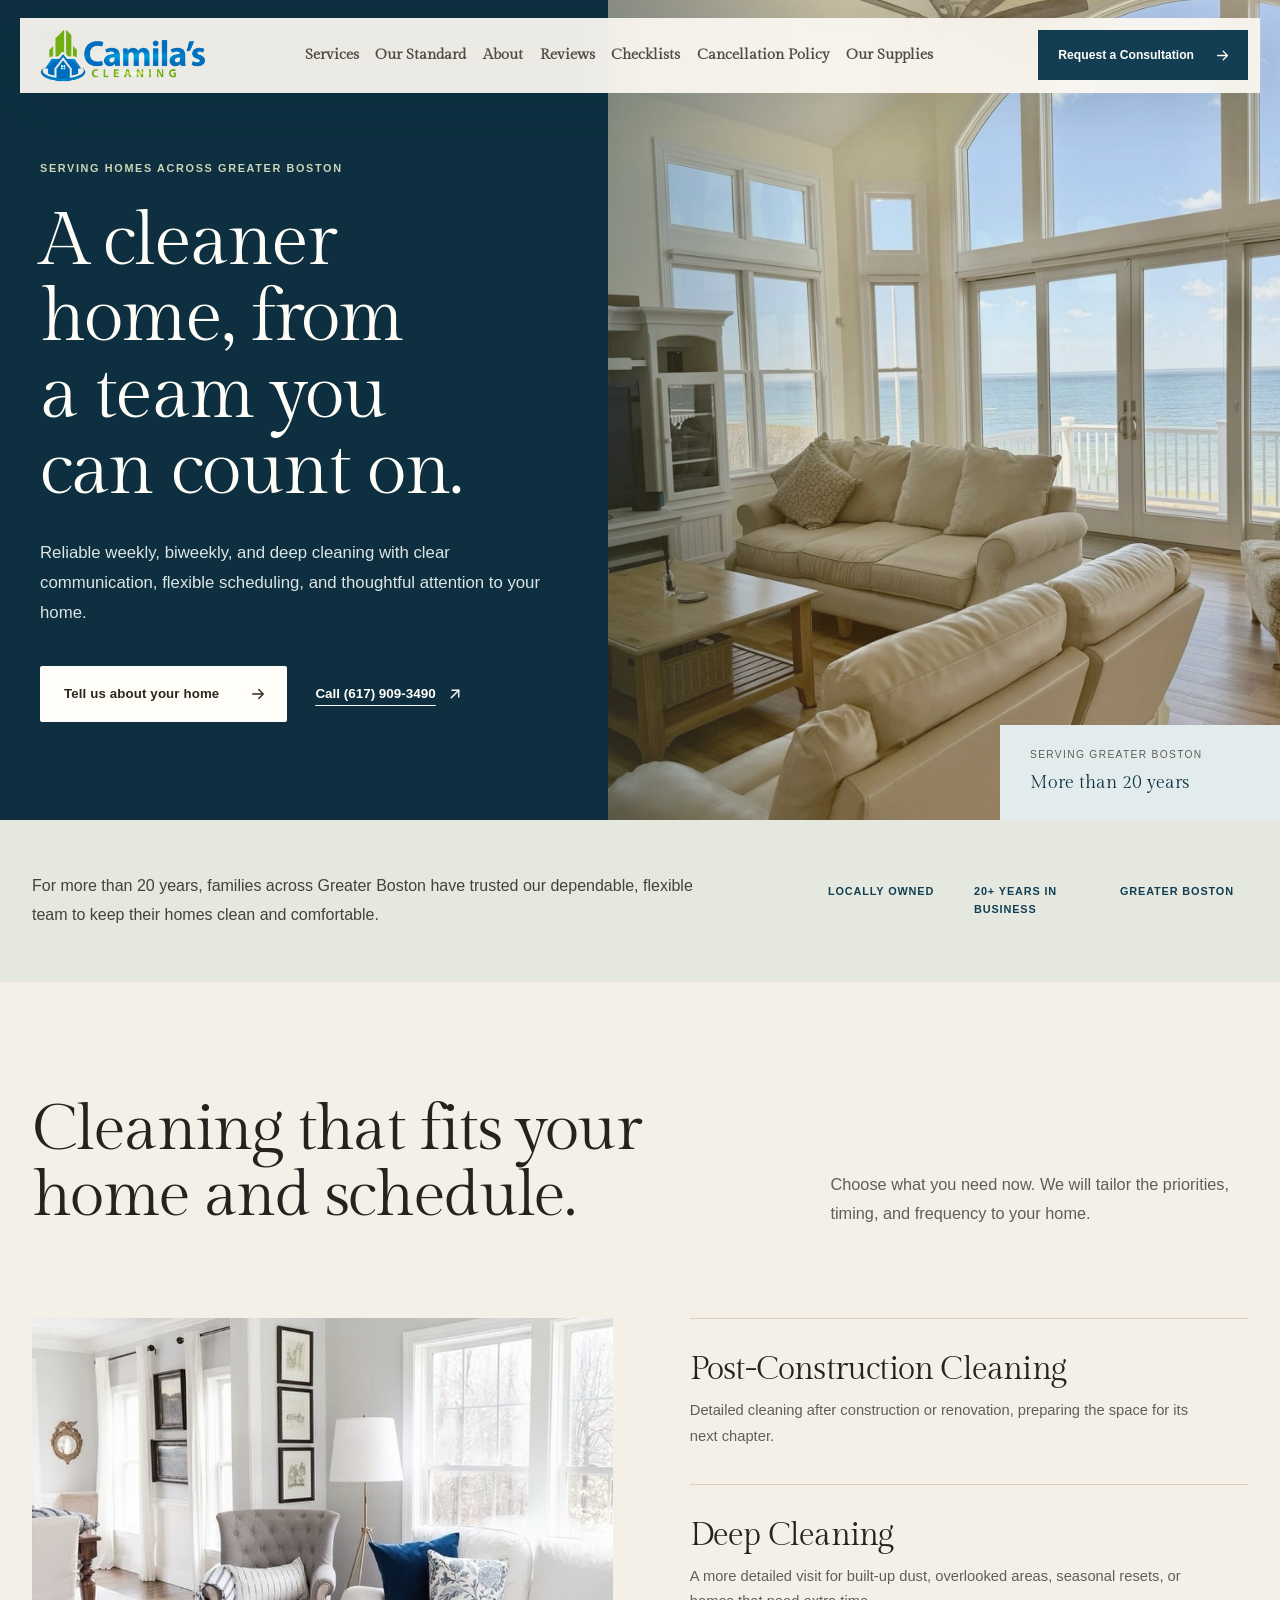
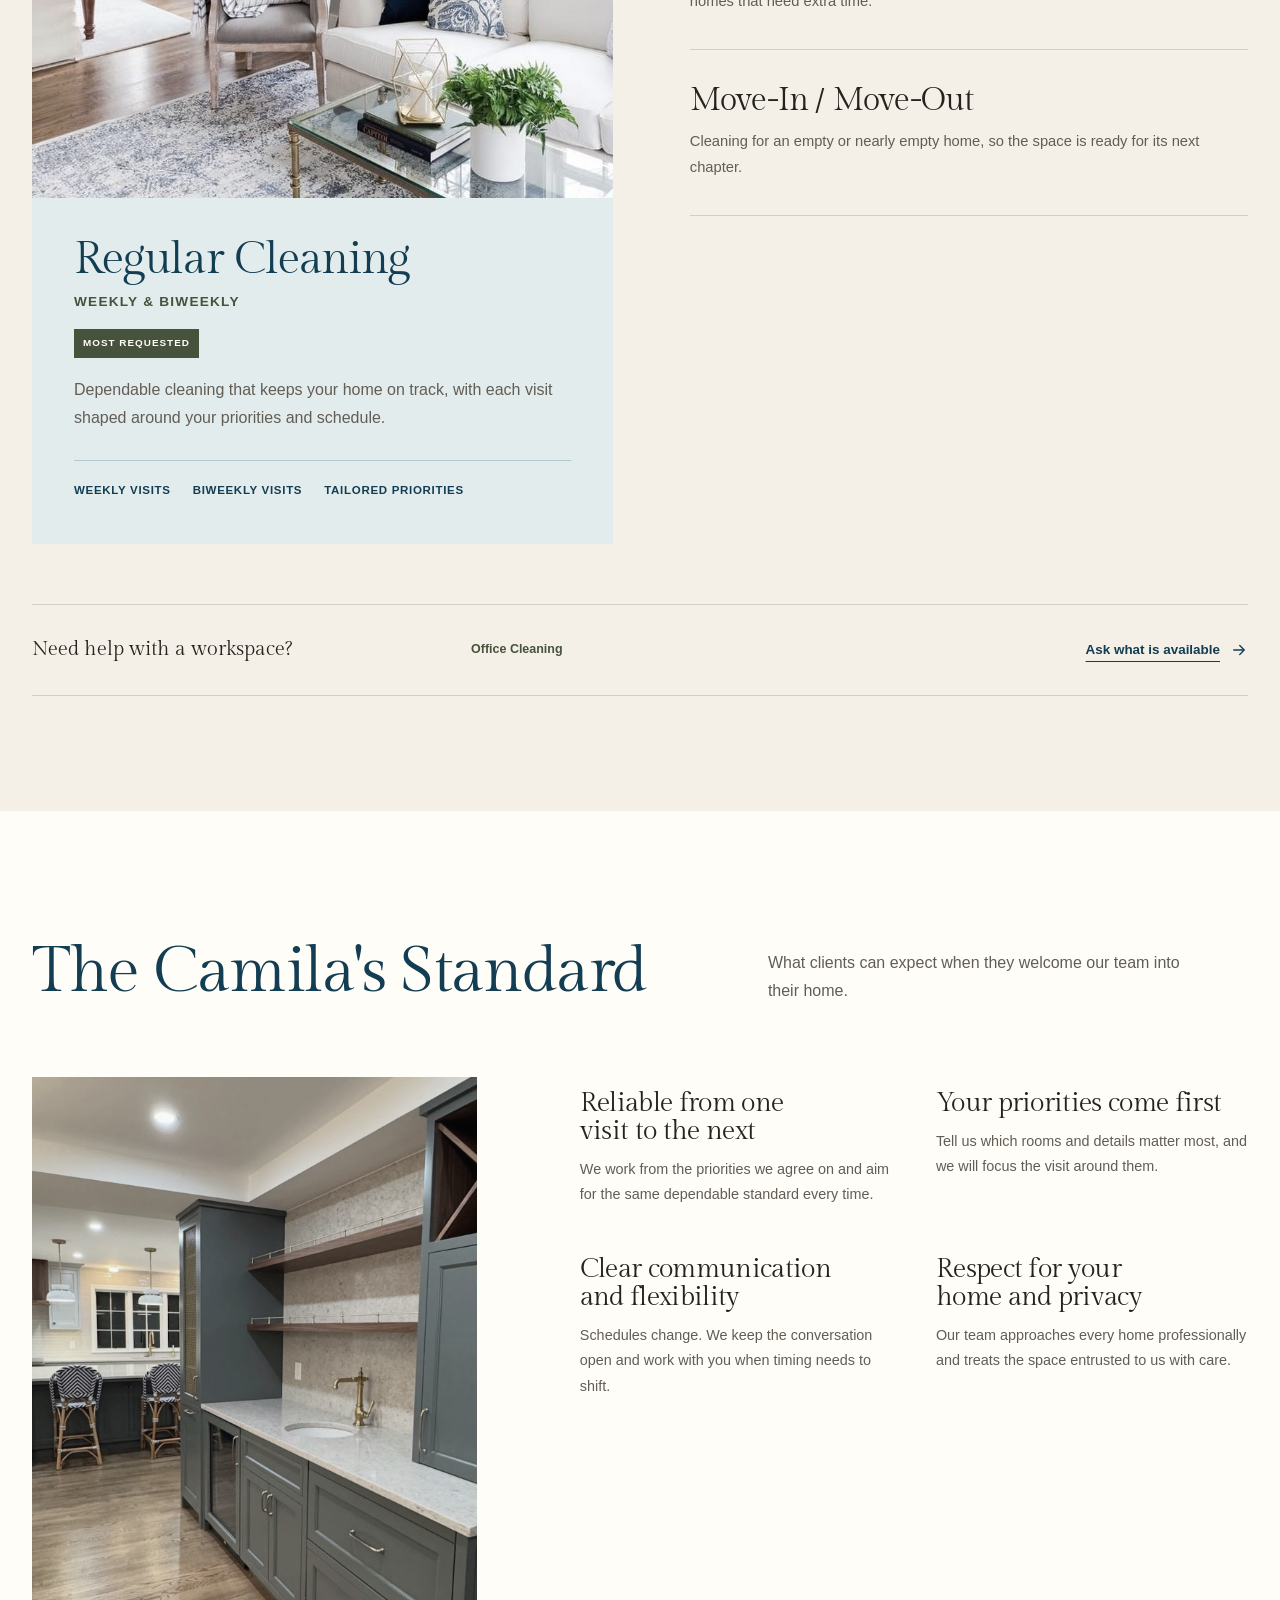
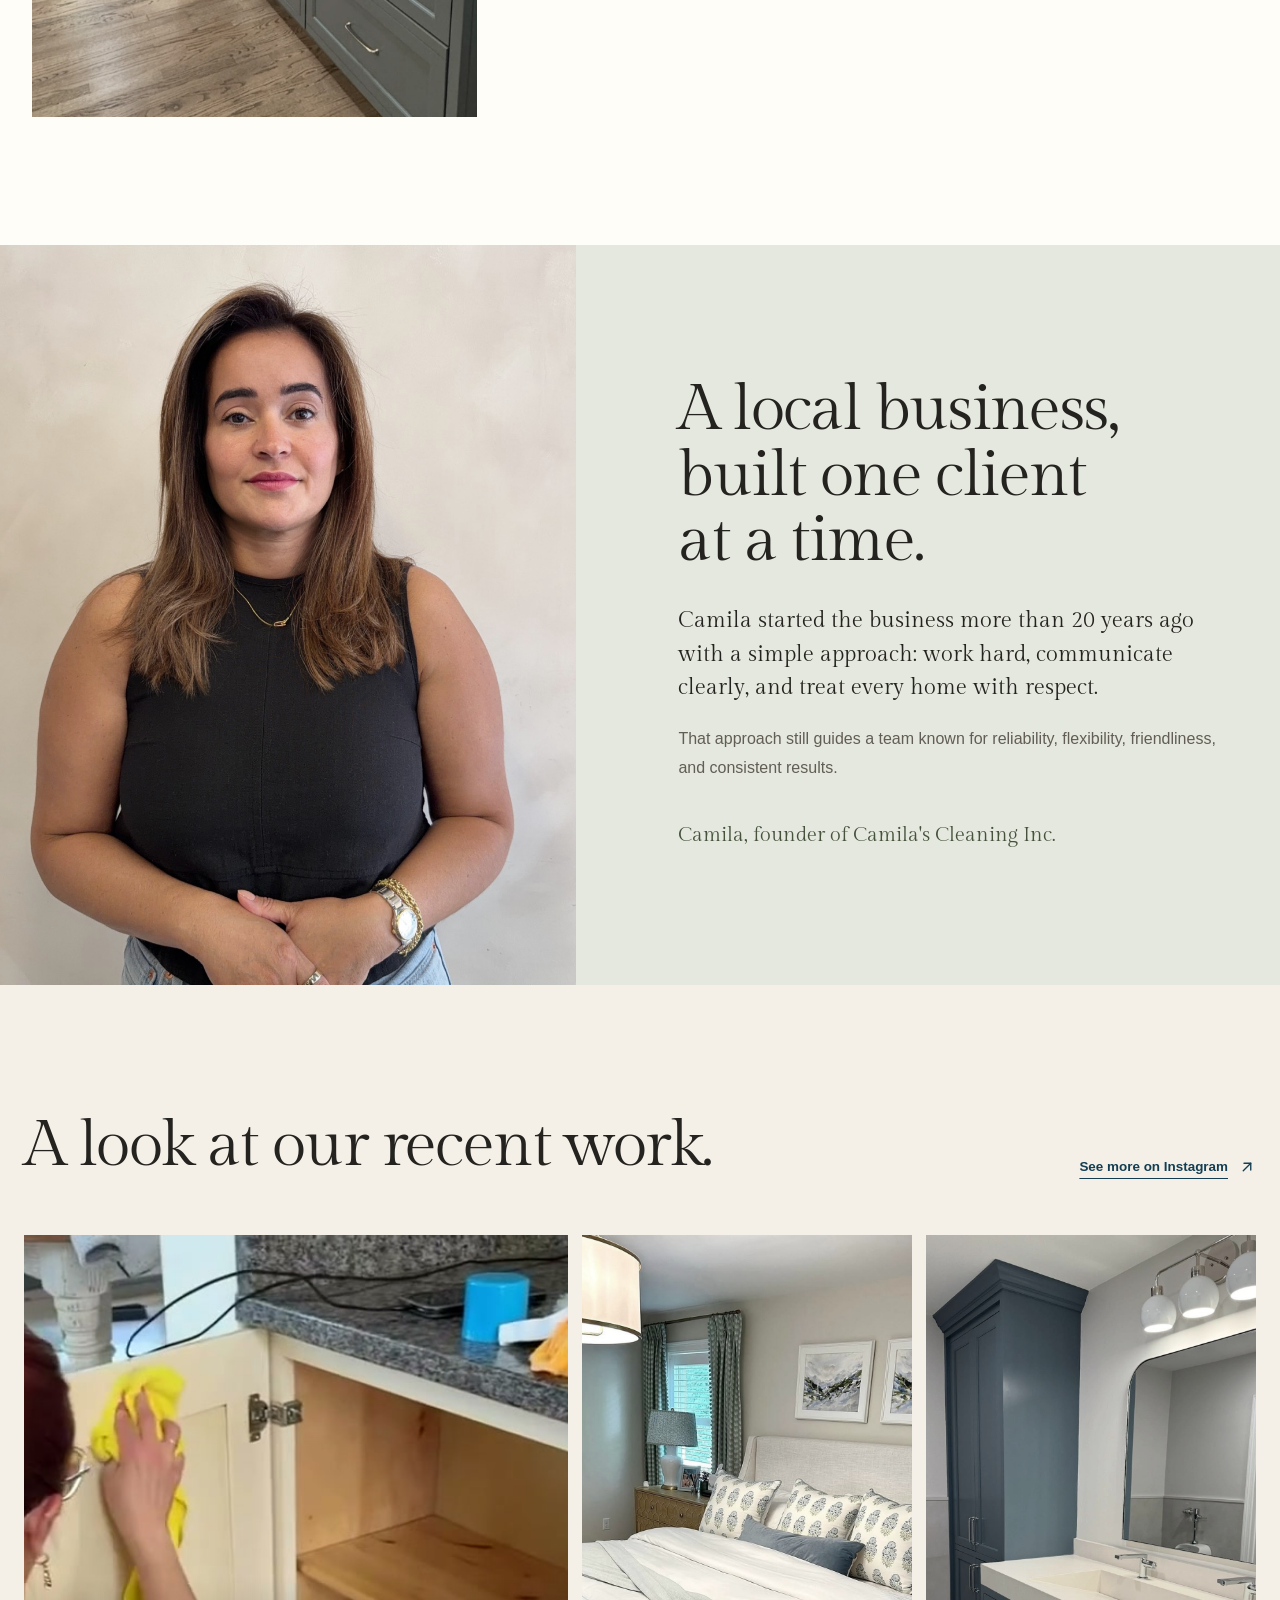
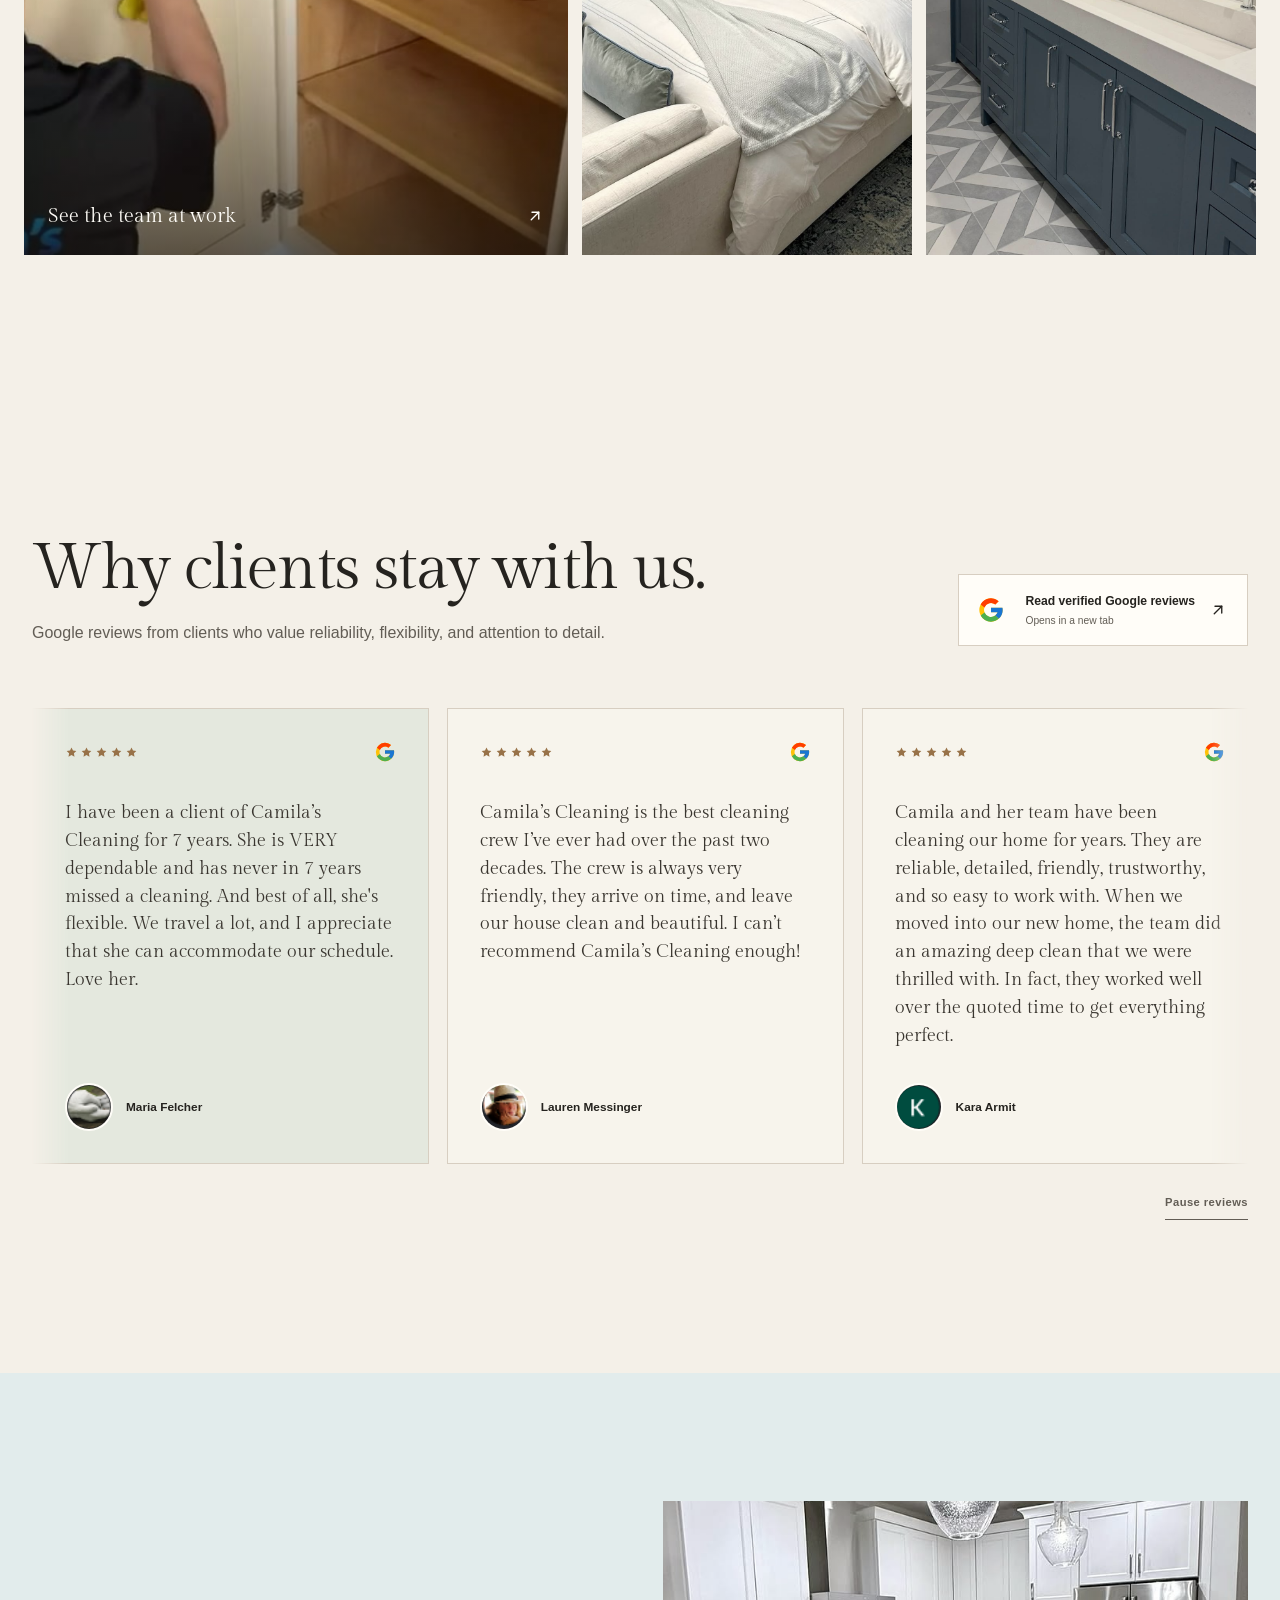
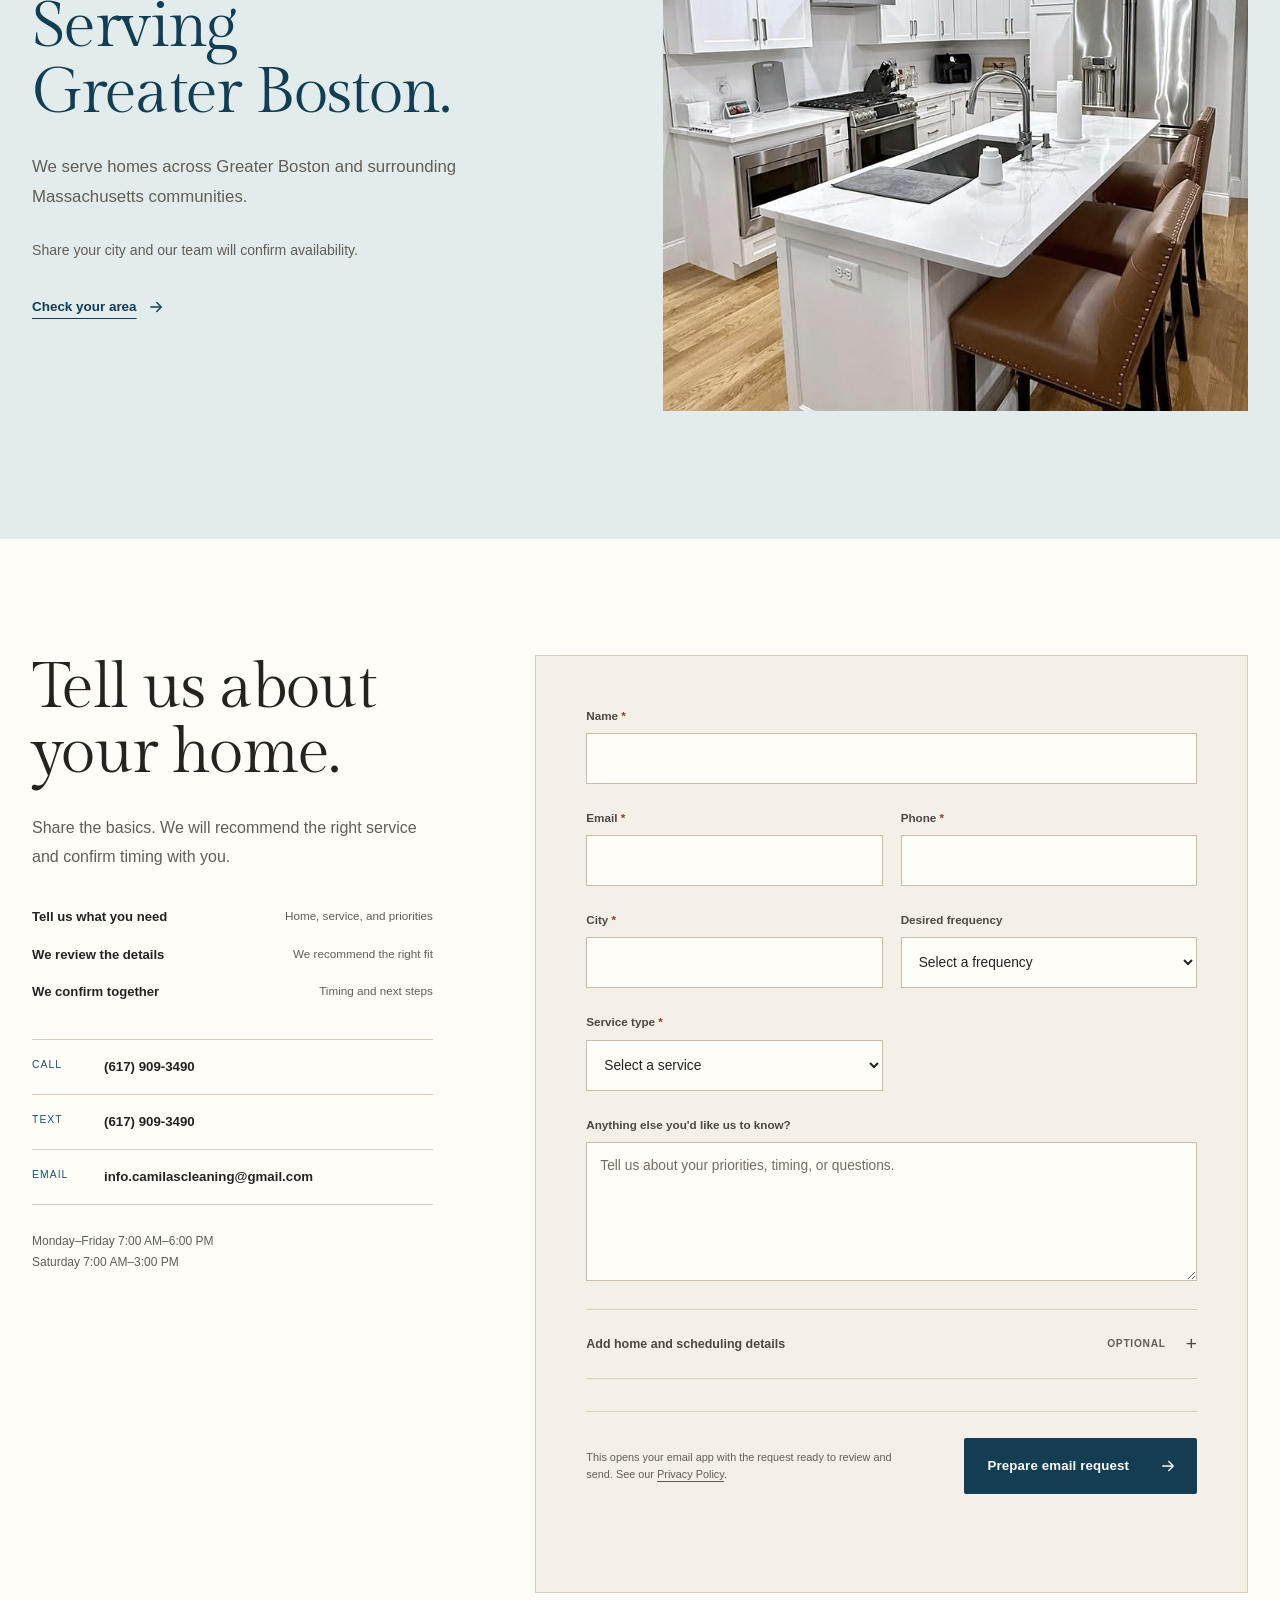
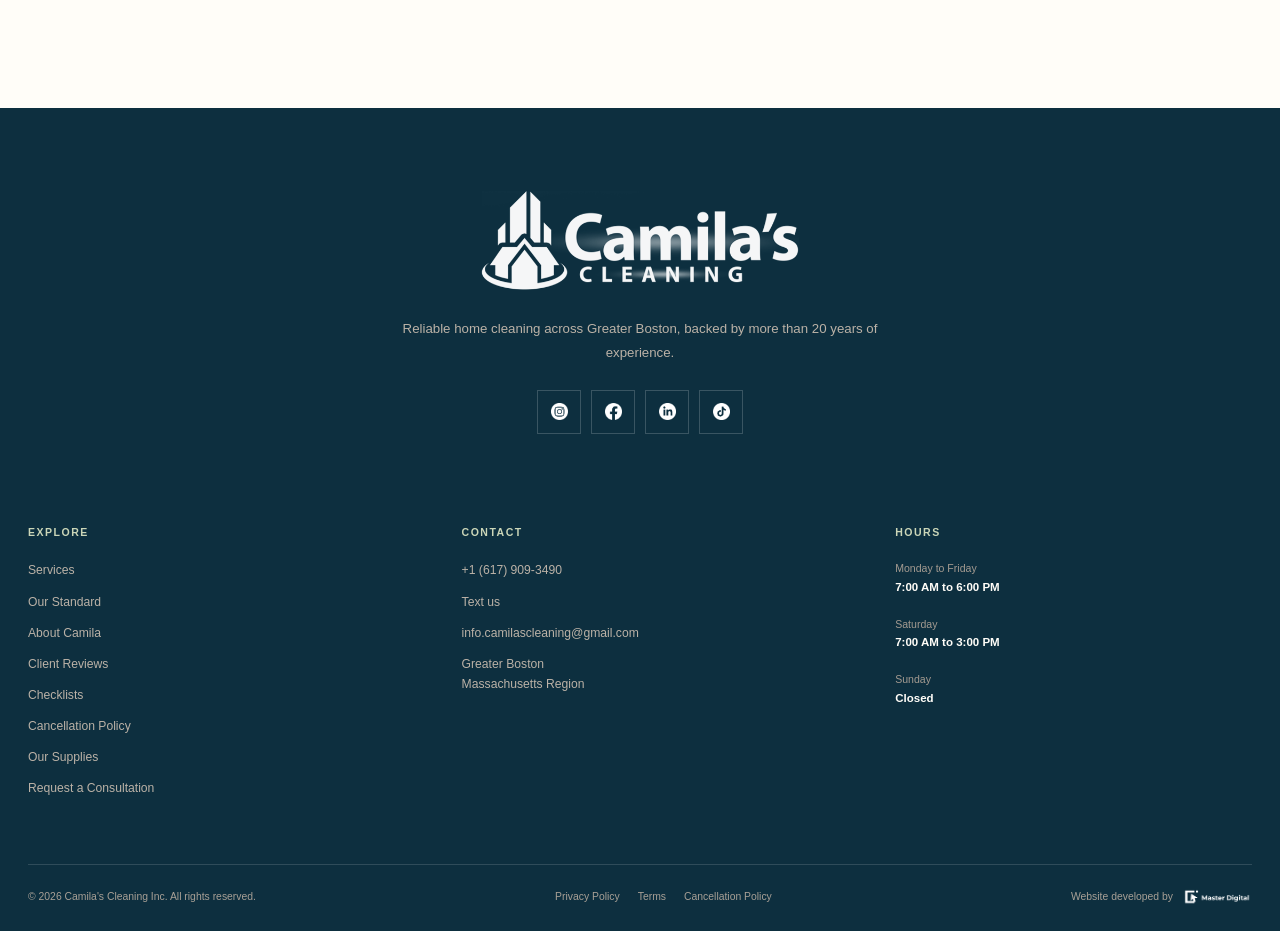
<file: index.html>
<!doctype html>
<html lang="en">
<head>
  <meta charset="utf-8">
  <meta name="viewport" content="width=device-width, initial-scale=1">
  <meta name="theme-color" content="#123d52">
  <title>Premium House Cleaning in Greater Boston | Camila's Cleaning</title>
  <meta name="description" content="Reliable weekly, biweekly, deep, move-in, move-out, and post-construction cleaning across Greater Boston.">
  <link rel="canonical" href="https://www.camilascleaningservice.com/">
  <meta property="og:title" content="House Cleaning in Greater Boston | Camila's Cleaning">
  <meta property="og:description" content="Reliable home cleaning across Greater Boston, backed by more than 20 years of experience and flexible, personal service.">
  <meta property="og:url" content="https://www.camilascleaningservice.com/">
  <meta property="og:site_name" content="Camila's Cleaning Inc">
  <meta property="og:type" content="website">
  <meta property="og:locale" content="en_US">
  <meta property="og:image" content="https://camilascleaning.vercel.app/assets/og-brand-blue.png">
  <meta property="og:image:secure_url" content="https://camilascleaning.vercel.app/assets/og-brand-blue.png">
  <meta property="og:image:type" content="image/png">
  <meta property="og:image:width" content="1200">
  <meta property="og:image:height" content="630">
  <meta property="og:image:alt" content="Camila's Cleaning white logo on its signature blue background">
  <meta name="twitter:card" content="summary_large_image">
  <meta name="twitter:title" content="House Cleaning in Greater Boston | Camila's Cleaning">
  <meta name="twitter:description" content="Reliable home cleaning across Greater Boston, backed by more than 20 years of experience and flexible, personal service.">
  <meta name="twitter:image" content="https://camilascleaning.vercel.app/assets/og-brand-blue.png">
  <link rel="preload" href="assets/fonts/gilda-display/gilda-display-regular.ttf" as="font" type="font/ttf" crossorigin>
  <link rel="preload" href="assets/media-hq/hero-client/coastal-living-room.jpg" as="image" fetchpriority="high">
  <link rel="icon" href="assets/brand/camilas-favicon.png">
  <link rel="apple-touch-icon" href="assets/brand/camilas-favicon.png">
  <link rel="stylesheet" href="styles.css?v=20260904-2">
</head>
<body>
  <a class="skip-link" href="#main">Skip to main content</a>

  <script type="application/ld+json">
  {
    "@context": "https://schema.org",
    "@graph": [
      {
        "@type": ["LocalBusiness", "ProfessionalService"],
        "@id": "https://www.camilascleaningservice.com/#business",
        "name": "Camila's Cleaning Inc",
        "alternateName": "Camila's Cleaning Services",
        "url": "https://www.camilascleaningservice.com/",
        "logo": "https://www.camilascleaningservice.com/assets/brand/camilas-logo-transparent.png",
        "image": "https://www.camilascleaningservice.com/assets/media-hq/hero-client/coastal-living-room.jpg",
        "telephone": "+1-617-909-3490",
        "email": "info.camilascleaning@gmail.com",
        "description": "Reliable weekly, biweekly, deep, move-in, move-out, and post-construction cleaning across Greater Boston and surrounding Massachusetts communities.",
        "areaServed": [{"@type": "AdministrativeArea", "name": "Greater Boston"}, {"@type": "State", "name": "Massachusetts"}],
        "openingHoursSpecification": [
          {"@type": "OpeningHoursSpecification", "dayOfWeek": ["Monday", "Tuesday", "Wednesday", "Thursday", "Friday"], "opens": "07:00", "closes": "18:00"},
          {"@type": "OpeningHoursSpecification", "dayOfWeek": "Saturday", "opens": "07:00", "closes": "15:00"}
        ],
        "sameAs": ["https://www.instagram.com/camilascleaningservice/", "https://www.facebook.com/cleaningbycamilas", "https://www.linkedin.com/in/camila-machado-519096186/", "https://www.tiktok.com/@camilascleaningservice"],
        "hasOfferCatalog": {
          "@type": "OfferCatalog",
          "name": "Cleaning Services",
          "itemListElement": [
            {"@type": "Offer", "itemOffered": {"@type": "Service", "name": "Regular Cleaning - Weekly and Biweekly", "areaServed": "Greater Boston, Massachusetts"}},
            {"@type": "Offer", "itemOffered": {"@type": "Service", "name": "Deep Cleaning", "areaServed": "Greater Boston, Massachusetts"}},
            {"@type": "Offer", "itemOffered": {"@type": "Service", "name": "Move-In and Move-Out Cleaning", "areaServed": "Greater Boston, Massachusetts"}},
            {"@type": "Offer", "itemOffered": {"@type": "Service", "name": "Office Cleaning", "areaServed": "Greater Boston, Massachusetts"}},
            {"@type": "Offer", "itemOffered": {"@type": "Service", "name": "Post-Construction Cleaning", "areaServed": "Greater Boston, Massachusetts"}}
          ]
        }
      },
      {"@type": "WebSite", "@id": "https://www.camilascleaningservice.com/#website", "url": "https://www.camilascleaningservice.com/", "name": "Camila's Cleaning Inc", "publisher": {"@id": "https://www.camilascleaningservice.com/#business"}, "inLanguage": "en-US"},
      {"@type": "WebPage", "@id": "https://www.camilascleaningservice.com/#webpage", "url": "https://www.camilascleaningservice.com/", "name": "Premium House Cleaning in Greater Boston | Camila's Cleaning", "isPartOf": {"@id": "https://www.camilascleaningservice.com/#website"}, "about": {"@id": "https://www.camilascleaningservice.com/#business"}, "inLanguage": "en-US"}
    ]
  }
  </script>

  <svg class="svg-defs" aria-hidden="true" focusable="false"><defs>
    <symbol id="icon-arrow" viewBox="0 0 24 24" fill="none" stroke="currentColor" stroke-width="1.8" stroke-linecap="round" stroke-linejoin="round"><path d="M5 12h13"></path><path d="m13 6 6 6-6 6"></path></symbol>
    <symbol id="icon-external" viewBox="0 0 24 24" fill="none" stroke="currentColor" stroke-width="1.8" stroke-linecap="round" stroke-linejoin="round"><path d="M7 17 17 7"></path><path d="M8 7h9v9"></path></symbol>
    <symbol id="icon-star" viewBox="0 0 24 24" fill="currentColor"><path d="m12 2.7 2.76 5.6 6.18.9-4.47 4.36 1.06 6.16L12 16.8l-5.53 2.92 1.06-6.16L3.06 9.2l6.18-.9L12 2.7Z"></path></symbol>
  </defs></svg>

  <header class="site-header" data-header>
    <a class="brand" href="#top" aria-label="Camila's Cleaning home"><img src="assets/brand/camilas-logo-transparent.png" alt="Camila's Cleaning Inc" width="415" height="136"></a>
    <nav class="desktop-nav" aria-label="Main navigation"><a href="#services">Services</a><a href="#standard">Our Standard</a><a href="#about">About</a><a href="#reviews">Reviews</a><a href="checklist.html">Checklists</a><a href="cancellation-policy.html">Cancellation Policy</a><a href="supplies.html">Our Supplies</a></nav>
    <a class="header-cta" href="#consultation"><span>Request a Consultation</span><svg aria-hidden="true"><use href="#icon-arrow"></use></svg></a>
    <details class="mobile-nav"><summary aria-label="Open navigation"><span></span><span></span></summary><nav aria-label="Mobile navigation"><a href="#services">Services</a><a href="#standard">Our Standard</a><a href="#about">About</a><a href="#reviews">Reviews</a><a href="checklist.html">Checklists</a><a href="cancellation-policy.html">Cancellation Policy</a><a href="supplies.html">Our Supplies</a><a href="#consultation">Request a Consultation</a></nav></details>
  </header>

  <main id="main">
    <section class="hero" id="top" aria-labelledby="hero-title">
      <div class="hero-copy">
        <p class="hero-location">Serving homes across Greater Boston</p>
        <h1 id="hero-title">A cleaner home, from a team you can count on.</h1>
        <p class="hero-lead">Reliable weekly, biweekly, and deep cleaning with clear communication, flexible scheduling, and thoughtful attention to your home.</p>
        <div class="hero-actions"><a class="button button--light" href="#consultation">Tell us about your home <svg aria-hidden="true"><use href="#icon-arrow"></use></svg></a><a class="text-link text-link--light" href="tel:+16179093490">Call (617) 909-3490 <svg aria-hidden="true"><use href="#icon-external"></use></svg></a></div>
      </div>
      <div class="hero-visual">
        <img src="assets/media-hq/hero-client/coastal-living-room.jpg" alt="Bright, carefully maintained living room overlooking the water" width="1600" height="2000" fetchpriority="high">
        <div class="hero-caption"><span>Serving Greater Boston</span><strong>More than 20 years</strong></div>
      </div>
    </section>

    <section class="trust-intro" aria-label="About Camila's Cleaning">
      <p>For more than 20 years, families across Greater Boston have trusted our dependable, flexible team to keep their homes clean and comfortable.</p>
      <ul aria-label="Company highlights"><li>Locally owned</li><li>20+ years in business</li><li>Greater Boston</li></ul>
    </section>

    <section class="section services" id="services" aria-labelledby="services-title">
      <div class="section-intro"><h2 id="services-title">Cleaning that fits your home and schedule.</h2><p>Choose what you need now. We will tailor the priorities, timing, and frequency to your home.</p></div>
      <div class="service-editorial">
        <article class="service-feature service-feature--regular">
          <div class="service-feature__image"><img src="assets/media-hq/hero-client/bright-living-room.jpg" alt="Bright living room maintained with regular cleaning" width="1600" height="2000" loading="lazy"></div>
          <div class="service-feature__copy"><h3>Regular Cleaning <span>Weekly &amp; Biweekly</span></h3><span class="service-feature__label">Most requested</span><p>Dependable cleaning that keeps your home on track, with each visit shaped around your priorities and schedule.</p><ul class="service-details" aria-label="Regular cleaning frequency and approach"><li>Weekly visits</li><li>Biweekly visits</li><li>Tailored priorities</li></ul></div>
        </article>
        <div class="service-list">
          <article><div><h3>Post-Construction Cleaning</h3><p>Detailed cleaning after construction or renovation, preparing the space for its next chapter.</p></div></article>
          <article><div><h3>Deep Cleaning</h3><p>A more detailed visit for built-up dust, overlooked areas, seasonal resets, or homes that need extra time.</p></div></article>
          <article><div><h3>Move-In / Move-Out</h3><p>Cleaning for an empty or nearly empty home, so the space is ready for its next chapter.</p></div></article>
        </div>
      </div>
      <aside class="additional-services" aria-label="Additional cleaning services"><p>Need help with a workspace?</p><div><span>Office Cleaning</span></div><a class="text-link" href="#consultation">Ask what is available <svg aria-hidden="true"><use href="#icon-arrow"></use></svg></a></aside>
    </section>

    <section class="standard" id="standard" aria-labelledby="standard-title">
      <div class="standard-heading"><h2 id="standard-title">The Camila's Standard</h2><p>What clients can expect when they welcome our team into their home.</p></div>
      <div class="standard-layout">
        <div class="standard-image"><img src="assets/media-hq/hero-client/charcoal-kitchen.jpg" alt="Detailed kitchen with carefully cleaned counters and surfaces" width="1600" height="2000" loading="lazy"></div>
        <div class="standard-principles">
          <article><div><h3>Reliable from one visit to the next</h3><p>We work from the priorities we agree on and aim for the same dependable standard every time.</p></div></article>
          <article><div><h3>Your priorities come first</h3><p>Tell us which rooms and details matter most, and we will focus the visit around them.</p></div></article>
          <article><div><h3>Clear communication and flexibility</h3><p>Schedules change. We keep the conversation open and work with you when timing needs to shift.</p></div></article>
          <article><div><h3>Respect for your home and privacy</h3><p>Our team approaches every home professionally and treats the space entrusted to us with care.</p></div></article>
        </div>
      </div>
    </section>

    <section class="founder" id="about" aria-labelledby="founder-title">
      <div class="founder-image"><img src="assets/media-hq/brand/camila-about-2026.jpg" alt="Camila, founder of Camila's Cleaning Inc" width="1024" height="1024" loading="lazy"></div>
      <div class="founder-copy"><h2 id="founder-title">A local business, built one client at a time.</h2><p class="founder-lead">Camila started the business more than 20 years ago with a simple approach: work hard, communicate clearly, and treat every home with respect.</p><p>That approach still guides a team known for reliability, flexibility, friendliness, and consistent results.</p><span class="founder-signature">Camila, founder of Camila's Cleaning Inc.</span></div>
    </section>

    <section class="work" aria-labelledby="work-title">
      <div class="work-heading"><h2 id="work-title">A look at our recent work.</h2><a class="text-link" href="https://www.instagram.com/camilascleaningservice/" target="_blank" rel="noreferrer">See more on Instagram <svg aria-hidden="true"><use href="#icon-external"></use></svg></a></div>
      <div class="work-gallery" aria-label="Recent work gallery">
        <a class="work-gallery__video" href="https://www.instagram.com/camilascleaningservice/reel/Dac-3ahRIWN/" target="_blank" rel="noreferrer"><video src="assets/videos/care-in-every-detail-clean.mp4" poster="assets/media-hq/instagram/team-at-work-poster.jpg" muted loop playsinline preload="metadata" aria-label="Camila's Cleaning team at work"></video><span>See the team at work <svg aria-hidden="true"><use href="#icon-external"></use></svg></span></a>
        <img src="assets/media-hq/hero-client/bedroom-blue-accents.jpg" alt="Carefully arranged bedroom after service" width="1600" height="2000" loading="lazy">
        <img src="assets/media-hq/hero-client/bathroom-navy-vanity.jpg" alt="Clean bathroom with navy vanity and polished mirrors" width="1600" height="2000" loading="lazy">
      </div>
    </section>

    <section class="section reviews" id="reviews" aria-labelledby="reviews-title">
      <div class="reviews-heading"><div><h2 id="reviews-title">Why clients stay with us.</h2><p>Google reviews from clients who value reliability, flexibility, and attention to detail.</p></div><a class="google-link" href="https://www.google.com/search?q=Camila%27s+Cleaning+Inc+Boston+MA+reviews" target="_blank" rel="noreferrer"><img src="assets/social/google-g.svg" alt="" width="28" height="28"><span><strong>Read verified Google reviews</strong><small>Opens in a new tab</small></span><svg aria-hidden="true"><use href="#icon-external"></use></svg></a></div>
      <div class="review-carousel" data-review-carousel role="region" aria-roledescription="carousel" aria-label="Selected Google client reviews" aria-live="off" tabindex="0">
        <div class="review-track">
          <div class="review-group">
            <article class="review-card review-card--featured"><div class="review-meta"><span class="review-stars" aria-label="5 out of 5 stars"><svg><use href="#icon-star"></use></svg><svg><use href="#icon-star"></use></svg><svg><use href="#icon-star"></use></svg><svg><use href="#icon-star"></use></svg><svg><use href="#icon-star"></use></svg></span><img src="assets/social/google-g.svg" alt="Google review" width="22" height="22"></div><blockquote>I have been a client of Camila’s Cleaning for 7 years. She is VERY dependable and has never in 7 years missed a cleaning. And best of all, she's flexible. We travel a lot, and I appreciate that she can accommodate our schedule. Love her.</blockquote><footer><span class="review-avatar review-avatar--maria"><img src="assets/reviews/maria-felcher.png" alt="Maria Felcher's profile photo" width="454" height="176"></span><strong>Maria Felcher</strong></footer></article>
            <article class="review-card"><div class="review-meta"><span class="review-stars" aria-label="5 out of 5 stars"><svg><use href="#icon-star"></use></svg><svg><use href="#icon-star"></use></svg><svg><use href="#icon-star"></use></svg><svg><use href="#icon-star"></use></svg><svg><use href="#icon-star"></use></svg></span><img src="assets/social/google-g.svg" alt="Google review" width="22" height="22"></div><blockquote>Camila’s Cleaning is the best cleaning crew I’ve ever had over the past two decades. The crew is always very friendly, they arrive on time, and leave our house clean and beautiful. I can’t recommend Camila’s Cleaning enough!</blockquote><footer><span class="review-avatar review-avatar--lauren"><img src="assets/reviews/lauren-messinger.png" alt="Lauren Messinger's profile photo" width="457" height="192"></span><strong>Lauren Messinger</strong></footer></article>
            <article class="review-card"><div class="review-meta"><span class="review-stars" aria-label="5 out of 5 stars"><svg><use href="#icon-star"></use></svg><svg><use href="#icon-star"></use></svg><svg><use href="#icon-star"></use></svg><svg><use href="#icon-star"></use></svg><svg><use href="#icon-star"></use></svg></span><img src="assets/social/google-g.svg" alt="Google review" width="22" height="22"></div><blockquote>Camila and her team have been cleaning our home for years. They are reliable, detailed, friendly, trustworthy, and so easy to work with. When we moved into our new home, the team did an amazing deep clean that we were thrilled with. In fact, they worked well over the quoted time to get everything perfect.</blockquote><footer><span class="review-avatar review-avatar--kara"><img src="assets/reviews/kara-armit.png" alt="Kara Armit's profile photo" width="446" height="187"></span><strong>Kara Armit</strong></footer></article>
          </div>
        </div>
      </div>
      <button class="review-toggle" type="button" data-review-toggle aria-pressed="false"><span>Pause reviews</span></button>
    </section>

    <section class="areas" aria-labelledby="areas-title">
      <div class="areas-copy"><h2 id="areas-title">Serving Greater Boston.</h2><p>We serve homes across Greater Boston and surrounding Massachusetts communities.</p><p class="areas-note">Share your city and our team will confirm availability.</p><a class="text-link" href="#consultation">Check your area <svg aria-hidden="true"><use href="#icon-arrow"></use></svg></a></div>
      <div class="areas-image"><img src="assets/media-hq/instagram-client/kitchen.jpg" alt="Bright kitchen after a Camila's Cleaning visit" width="1080" height="1350" loading="lazy"></div>
      <!-- CLIENT CONFIRMATION NEEDED: add city-specific landing pages only after the client confirms priority cities and current service availability in each location. -->
    </section>

    <section class="consultation" id="consultation" aria-labelledby="consultation-title">
      <div class="consultation-copy"><h2 id="consultation-title">Tell us about your home.</h2><p>Share the basics. We will recommend the right service and confirm timing with you.</p><ol class="consultation-steps"><li><strong>Tell us what you need</strong><span>Home, service, and priorities</span></li><li><strong>We review the details</strong><span>We recommend the right fit</span></li><li><strong>We confirm together</strong><span>Timing and next steps</span></li></ol><div class="consultation-direct"><a href="tel:+16179093490"><span>Call</span><strong>(617) 909-3490</strong></a><a href="sms:+16179093490"><span>Text</span><strong>(617) 909-3490</strong></a><a href="mailto:info.camilascleaning@gmail.com"><span>Email</span><strong>info.camilascleaning@gmail.com</strong></a></div><p class="consultation-hours">Monday–Friday 7:00 AM–6:00 PM<br>Saturday 7:00 AM–3:00 PM</p></div>
      <!-- The current site has no backend form endpoint. This form preserves the existing email lead channel by preparing a structured email in the visitor's mail app. Confirm a secure form provider or CRM before replacing this workflow. -->
      <form class="consultation-form" id="consultation-form" novalidate>
        <div class="form-honeypot" aria-hidden="true"><label for="company-website">Leave this field empty</label><input id="company-website" name="company_website" type="text" tabindex="-1" autocomplete="off"></div>
        <div class="field field--full"><label for="name">Name <span aria-hidden="true">*</span></label><input id="name" name="name" type="text" autocomplete="name" maxlength="100" required></div>
        <div class="field"><label for="email">Email <span aria-hidden="true">*</span></label><input id="email" name="email" type="email" autocomplete="email" maxlength="160" required></div>
        <div class="field"><label for="phone">Phone <span aria-hidden="true">*</span></label><input id="phone" name="phone" type="tel" autocomplete="tel" inputmode="tel" maxlength="30" required></div>
        <div class="field"><label for="city">City <span aria-hidden="true">*</span></label><input id="city" name="city" type="text" autocomplete="address-level2" maxlength="100" required></div>
        <div class="field"><label for="frequency">Desired frequency</label><select id="frequency" name="frequency"><option value="">Select a frequency</option><option>Weekly</option><option>Biweekly</option><option>Monthly</option><option>One-time</option><option>Not sure yet</option></select></div>
        <div class="field"><label for="service-type">Service type <span aria-hidden="true">*</span></label><select id="service-type" name="service_type" required><option value="">Select a service</option><option>Regular Cleaning - Weekly / Biweekly</option><option>Deep Cleaning</option><option>Move-In / Move-Out</option><option>Post-Construction Cleaning</option><option>Office Cleaning</option><option>Not sure yet</option></select></div>
        <div class="field field--full"><label for="message">Anything else you'd like us to know?</label><textarea id="message" name="message" rows="5" maxlength="1500" placeholder="Tell us about your priorities, timing, or questions."></textarea></div>
        <details class="form-options field--full"><summary>Add home and scheduling details <span>Optional</span></summary><div class="form-options__grid"><div class="field"><label for="home-size">Approximate home size</label><input id="home-size" name="home_size" type="text" inputmode="numeric" maxlength="40" placeholder="e.g. 2,000 sq. ft."></div><div class="field"><label for="bedrooms-bathrooms">Bedrooms / bathrooms</label><input id="bedrooms-bathrooms" name="bedrooms_bathrooms" type="text" maxlength="40" placeholder="e.g. 3 bedrooms / 2 bathrooms"></div><div class="field"><label for="start-date">Preferred start date</label><input id="start-date" name="preferred_start_date" type="date"></div><div class="field"><label for="referral">How did you hear about us?</label><select id="referral" name="referral"><option value="">Select an option</option><option>Google</option><option>Referral</option><option>Instagram</option><option>Facebook</option><option>Other</option></select></div></div></details>
        <div class="form-footer field--full"><p>This opens your email app with the request ready to review and send. See our <a href="privacy-policy.html">Privacy Policy</a>.</p><button class="button button--dark" type="submit">Prepare email request <svg aria-hidden="true"><use href="#icon-arrow"></use></svg></button></div>
        <p class="form-status field--full" id="form-status" role="status" aria-live="polite"></p>
      </form>
    </section>
  </main>

  <footer class="footer">
    <div class="footer-main">
      <div class="footer-brand"><a href="#top" aria-label="Back to top"><img src="assets/brand/camilas-logo-transparent.png" alt="Camila's Cleaning Inc" width="415" height="136"></a><p>Reliable home cleaning across Greater Boston, backed by more than 20 years of experience.</p><div class="social-links" aria-label="Social media"><a href="https://www.instagram.com/camilascleaningservice/" target="_blank" rel="noreferrer" aria-label="Instagram"><img src="assets/social/instagram.png" alt="" width="48" height="48"></a><a href="https://www.facebook.com/cleaningbycamilas" target="_blank" rel="noreferrer" aria-label="Facebook"><img src="assets/social/facebook.png" alt="" width="48" height="48"></a><a href="https://www.linkedin.com/in/camila-machado-519096186/" target="_blank" rel="noreferrer" aria-label="LinkedIn"><img src="assets/social/linkedin.png" alt="" width="48" height="48"></a><a href="https://www.tiktok.com/@camilascleaningservice" target="_blank" rel="noreferrer" aria-label="TikTok"><img src="assets/social/tiktok.png" alt="" width="48" height="48"></a></div></div>
      <div class="footer-column"><h3>Explore</h3><a href="#services">Services</a><a href="#standard">Our Standard</a><a href="#about">About Camila</a><a href="#reviews">Client Reviews</a><a href="checklist.html">Checklists</a><a href="cancellation-policy.html">Cancellation Policy</a><a href="supplies.html">Our Supplies</a><a href="#consultation">Request a Consultation</a></div>
      <div class="footer-column"><h3>Contact</h3><a href="tel:+16179093490">+1 (617) 909-3490</a><a href="sms:+16179093490">Text us</a><a href="mailto:info.camilascleaning@gmail.com">info.camilascleaning@gmail.com</a><span>Greater Boston<br>Massachusetts Region</span></div>
      <div class="footer-column footer-hours"><h3>Hours</h3><div><span>Monday to Friday</span><strong>7:00 AM to 6:00 PM</strong></div><div><span>Saturday</span><strong>7:00 AM to 3:00 PM</strong></div><div><span>Sunday</span><strong>Closed</strong></div></div>
    </div>
    <div class="footer-bottom"><span>© 2026 Camila's Cleaning Inc. All rights reserved.</span><nav aria-label="Legal"><a href="privacy-policy.html">Privacy Policy</a><a href="terms.html">Terms</a><a href="cancellation-policy.html">Cancellation Policy</a></nav><a class="footer-credit" href="https://masterdigital.dev/" target="_blank" rel="noopener noreferrer"><span>Website developed by</span><img src="assets/brand/master-digital-white.png" alt="Master Digital" width="2400" height="693"></a></div>
  </footer>
  <div class="mobile-dock" aria-label="Quick contact"><a href="tel:+16179093490"><span>Call</span><strong>(617) 909-3490</strong></a><a href="#consultation"><span>Begin</span><strong>Request a Consultation</strong></a></div>
  <script src="script.js?v=20260904-2" defer></script>
</body>
</html>
</file>
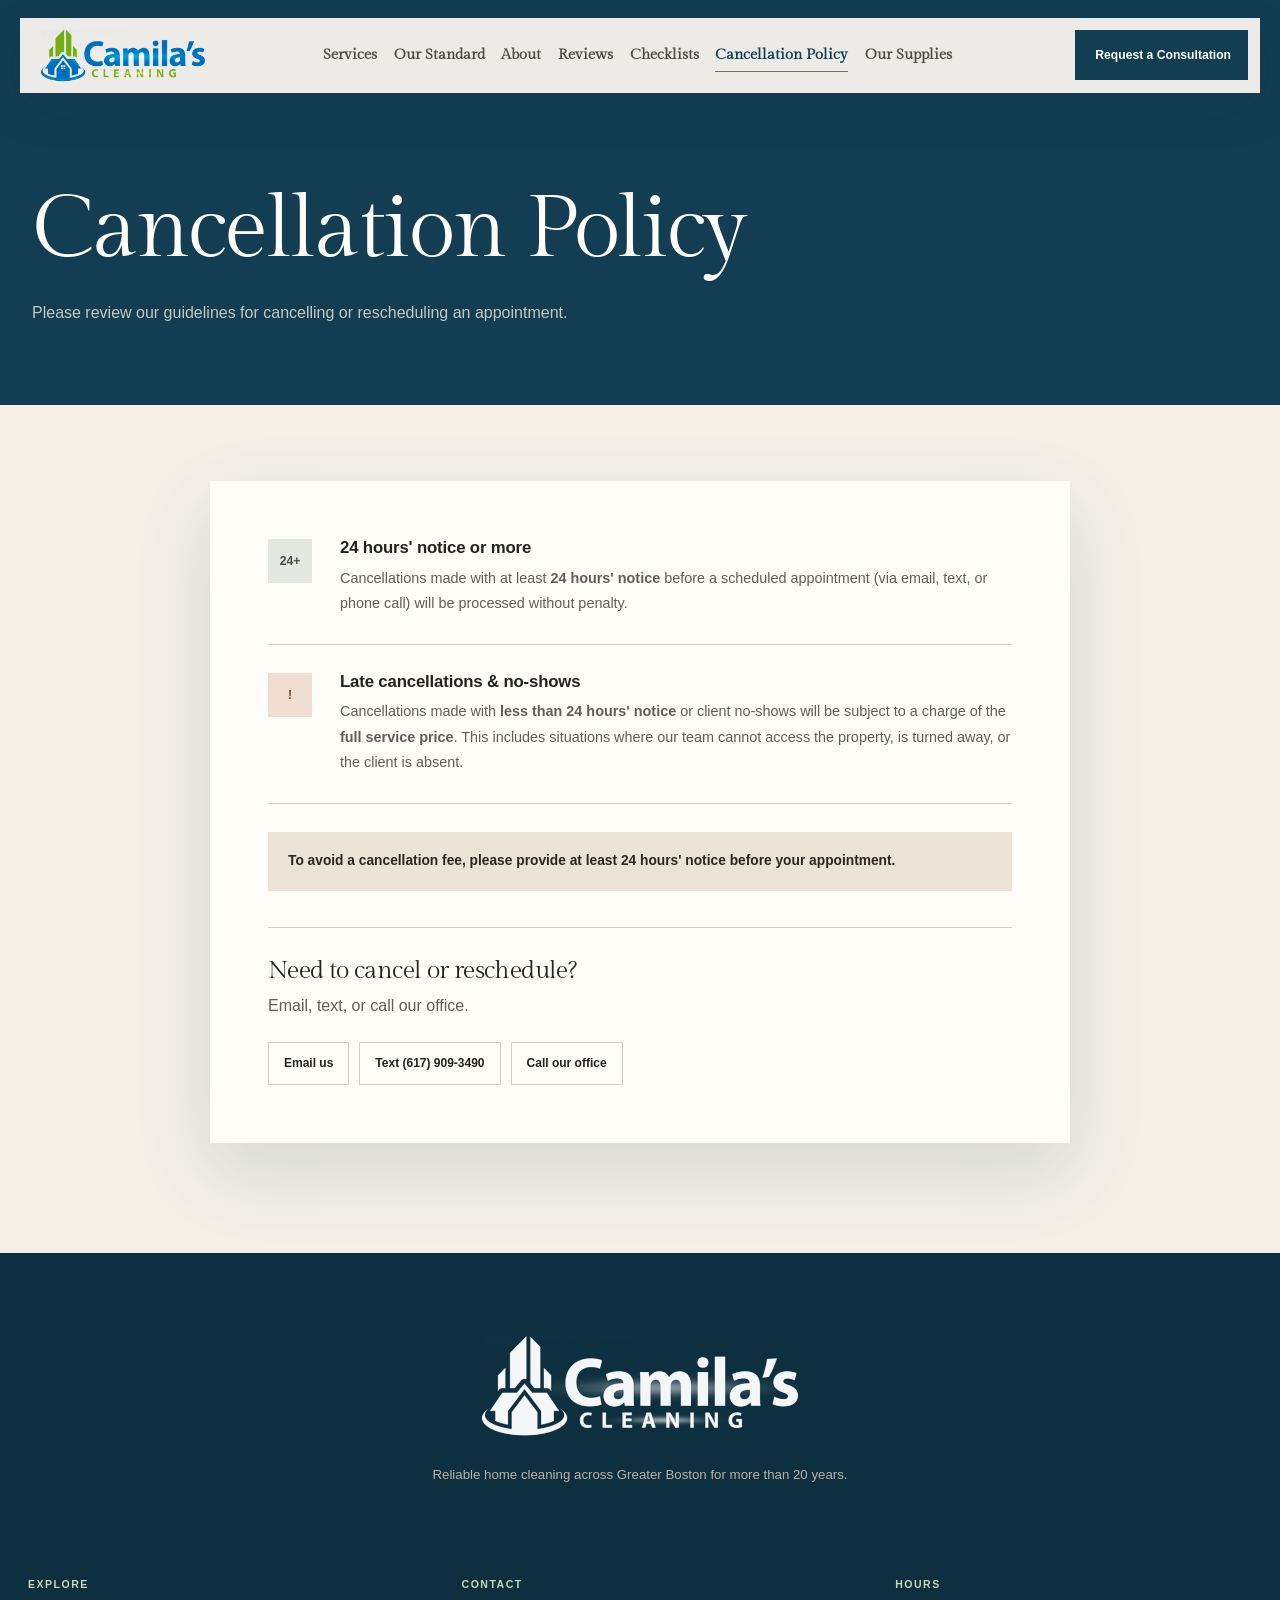
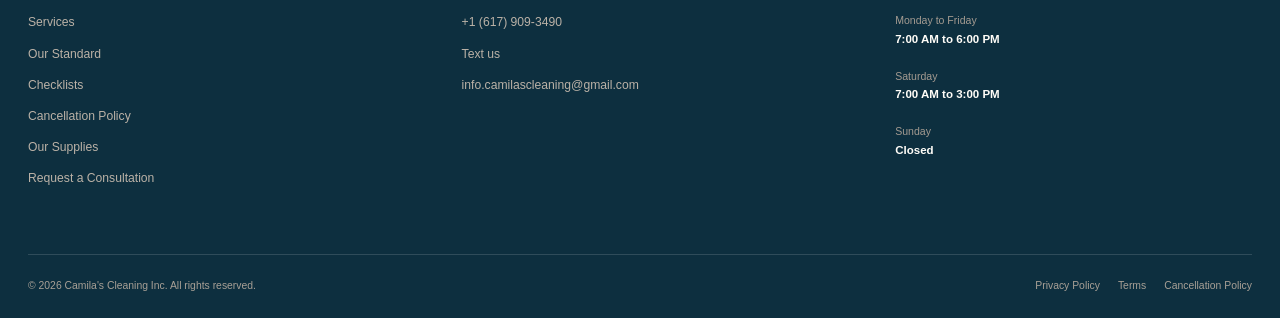
<file: cancellation-policy.html>
<!doctype html>
<html lang="en">
<head>
  <meta charset="utf-8">
  <meta name="viewport" content="width=device-width, initial-scale=1">
  <meta name="theme-color" content="#123d52">
  <title>Cancellation Policy | Camila's Cleaning Inc</title>
  <meta name="description" content="Review Camila's Cleaning cancellation and rescheduling guidelines, including notice periods and contact options.">
  <link rel="canonical" href="https://www.camilascleaningservice.com/cancellation-policy.html">
  <meta property="og:title" content="Cancellation Policy | Camila's Cleaning">
  <meta property="og:description" content="Review notice periods, fees, and contact options for cancelling or rescheduling a cleaning appointment.">
  <meta property="og:url" content="https://www.camilascleaningservice.com/cancellation-policy.html">
  <meta property="og:type" content="website">
  <meta property="og:image" content="https://camilascleaning.vercel.app/assets/og-brand-blue.png">
  <link rel="icon" href="assets/brand/camilas-favicon.png">
  <link rel="stylesheet" href="styles.css?v=20260904-2">
</head>
<body>
  <a class="skip-link" href="#main">Skip to main content</a>
  <header class="site-header" data-header>
    <a class="brand" href="index.html" aria-label="Camila's Cleaning home"><img src="assets/brand/camilas-logo-transparent.png" alt="Camila's Cleaning Inc" width="415" height="136"></a>
    <nav class="desktop-nav" aria-label="Main navigation"><a href="index.html#services">Services</a><a href="index.html#standard">Our Standard</a><a href="index.html#about">About</a><a href="index.html#reviews">Reviews</a><a href="checklist.html">Checklists</a><a href="cancellation-policy.html" aria-current="page">Cancellation Policy</a><a href="supplies.html">Our Supplies</a></nav>
    <a class="header-cta" href="index.html#consultation">Request a Consultation</a>
    <details class="mobile-nav"><summary aria-label="Open navigation"><span></span><span></span></summary><nav aria-label="Mobile navigation"><a href="index.html#services">Services</a><a href="index.html#standard">Our Standard</a><a href="index.html#about">About</a><a href="index.html#reviews">Reviews</a><a href="checklist.html">Checklists</a><a href="cancellation-policy.html" aria-current="page">Cancellation Policy</a><a href="supplies.html">Our Supplies</a><a href="index.html#consultation">Request a Consultation</a></nav></details>
  </header>
  <main id="main">
    <section class="policy-hero"><div class="policy-hero__inner"><h1>Cancellation Policy</h1><p class="policy-hero__lead">Please review our guidelines for cancelling or rescheduling an appointment.</p></div></section>
    <section class="section policy">
      <div class="policy-card">
        <div class="policy-block"><span class="policy-block__badge" aria-hidden="true">24+</span><div><h3>24 hours' notice or more</h3><p>Cancellations made with at least <strong>24 hours' notice</strong> before a scheduled appointment (via email, text, or phone call) will be processed without penalty.</p></div></div>
        <div class="policy-block"><span class="policy-block__badge policy-block__badge--warn" aria-hidden="true">!</span><div><h3>Late cancellations &amp; no-shows</h3><p>Cancellations made with <strong>less than 24 hours' notice</strong> or client no-shows will be subject to a charge of the <strong>full service price</strong>. This includes situations where our team cannot access the property, is turned away, or the client is absent.</p></div></div>
        <p class="policy-highlight">To avoid a cancellation fee, please provide at least 24 hours' notice before your appointment.</p>
        <div class="policy-contact"><h3>Need to cancel or reschedule?</h3><p>Email, text, or call our office.</p><div class="policy-contact__actions"><a href="mailto:info@camilascleaningservice.com?subject=Cancel%20or%20Reschedule%20Appointment">Email us</a><a href="sms:+16179093490">Text (617) 909-3490</a><a href="tel:+16179093490">Call our office</a></div></div>
      </div>
    </section>
  </main>
  <footer class="footer"><div class="footer-main"><div class="footer-brand"><a href="index.html" aria-label="Camila's Cleaning home"><img src="assets/brand/camilas-logo-transparent.png" alt="Camila's Cleaning Inc" width="415" height="136"></a><p>Reliable home cleaning across Greater Boston for more than 20 years.</p></div><div class="footer-column"><h3>Explore</h3><a href="index.html#services">Services</a><a href="index.html#standard">Our Standard</a><a href="checklist.html">Checklists</a><a href="cancellation-policy.html" aria-current="page">Cancellation Policy</a><a href="supplies.html">Our Supplies</a><a href="index.html#consultation">Request a Consultation</a></div><div class="footer-column"><h3>Contact</h3><a href="tel:+16179093490">+1 (617) 909-3490</a><a href="sms:+16179093490">Text us</a><a href="mailto:info.camilascleaning@gmail.com">info.camilascleaning@gmail.com</a></div><div class="footer-column footer-hours"><h3>Hours</h3><div><span>Monday to Friday</span><strong>7:00 AM to 6:00 PM</strong></div><div><span>Saturday</span><strong>7:00 AM to 3:00 PM</strong></div><div><span>Sunday</span><strong>Closed</strong></div></div></div><div class="footer-bottom"><span>© 2026 Camila's Cleaning Inc. All rights reserved.</span><nav aria-label="Legal"><a href="privacy-policy.html">Privacy Policy</a><a href="terms.html">Terms</a><a href="cancellation-policy.html" aria-current="page">Cancellation Policy</a></nav></div></footer>
  <script type="application/ld+json">{"@context":"https://schema.org","@type":"WebPage","name":"Cancellation Policy","url":"https://www.camilascleaningservice.com/cancellation-policy.html","isPartOf":{"@type":"WebSite","name":"Camila's Cleaning Inc","url":"https://www.camilascleaningservice.com/"}}</script>
  <script src="script.js?v=20260904-2" defer></script>
</body>
</html>
</file>
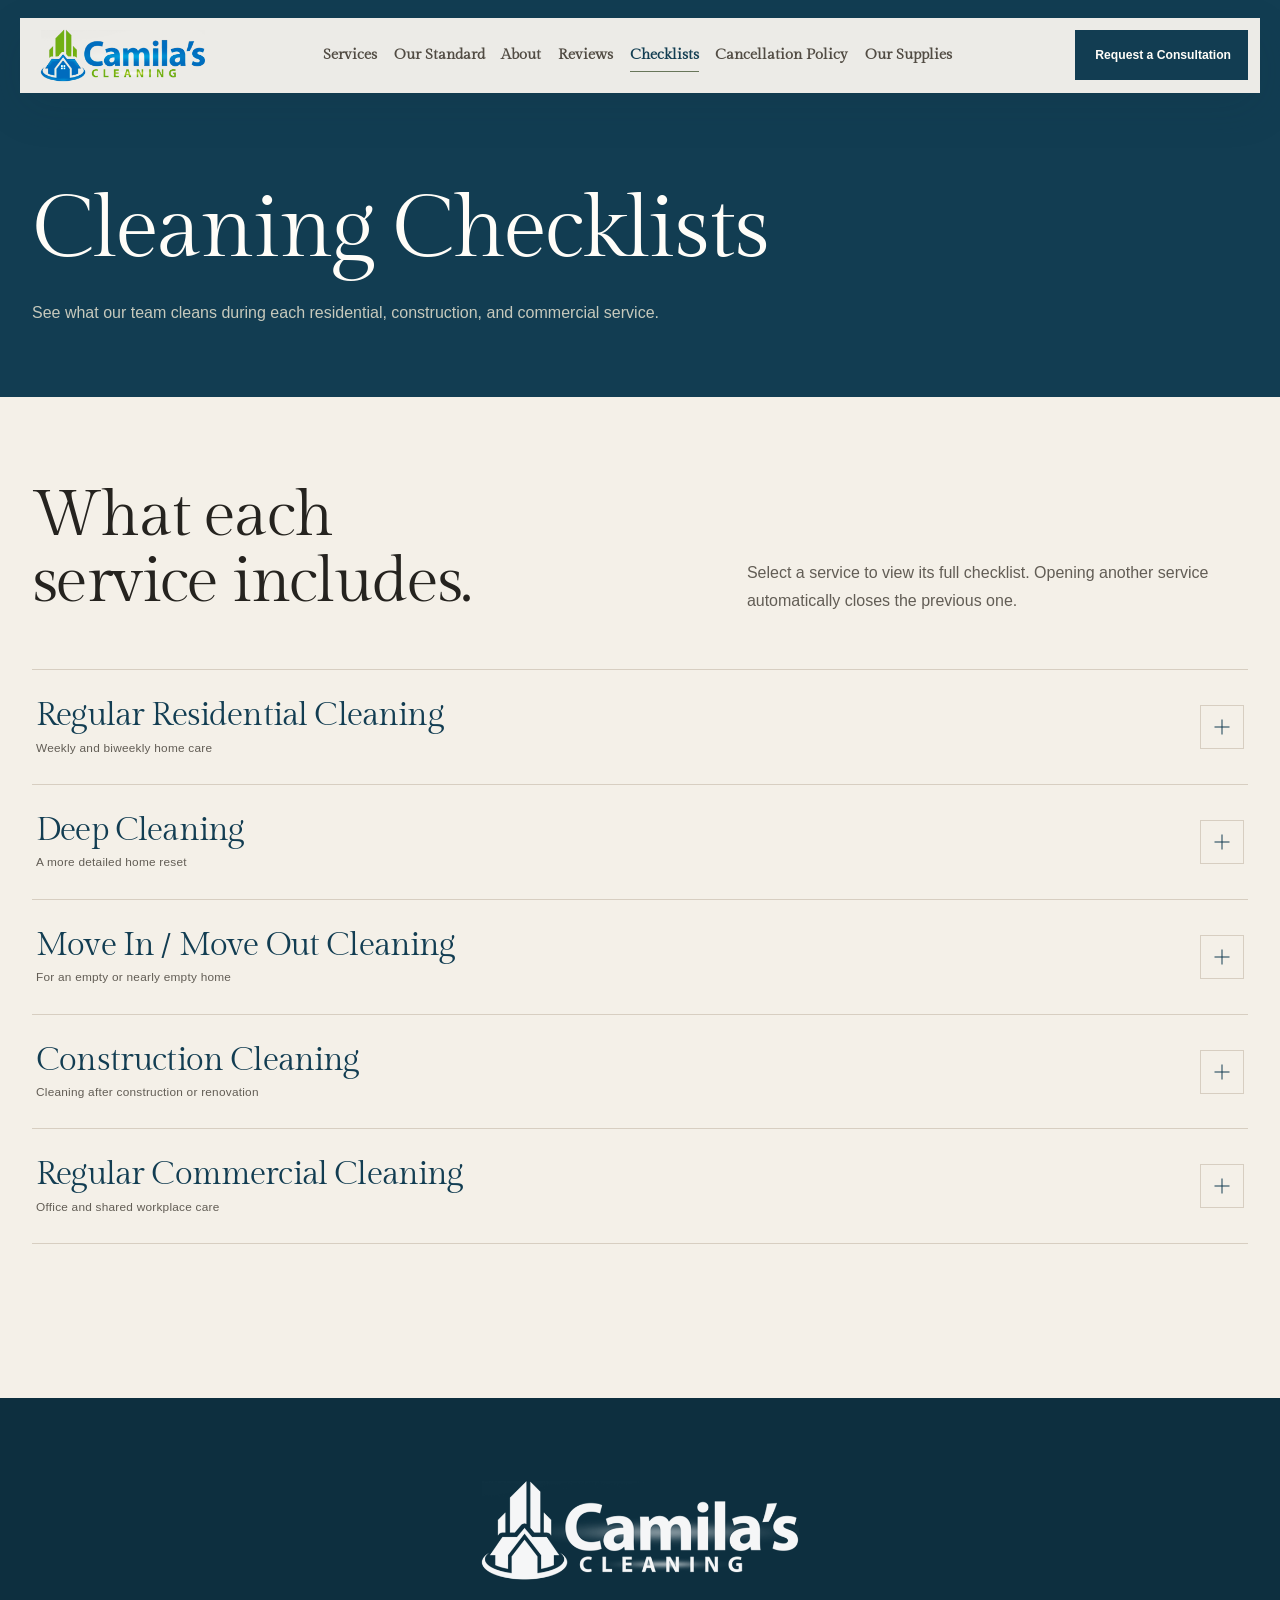
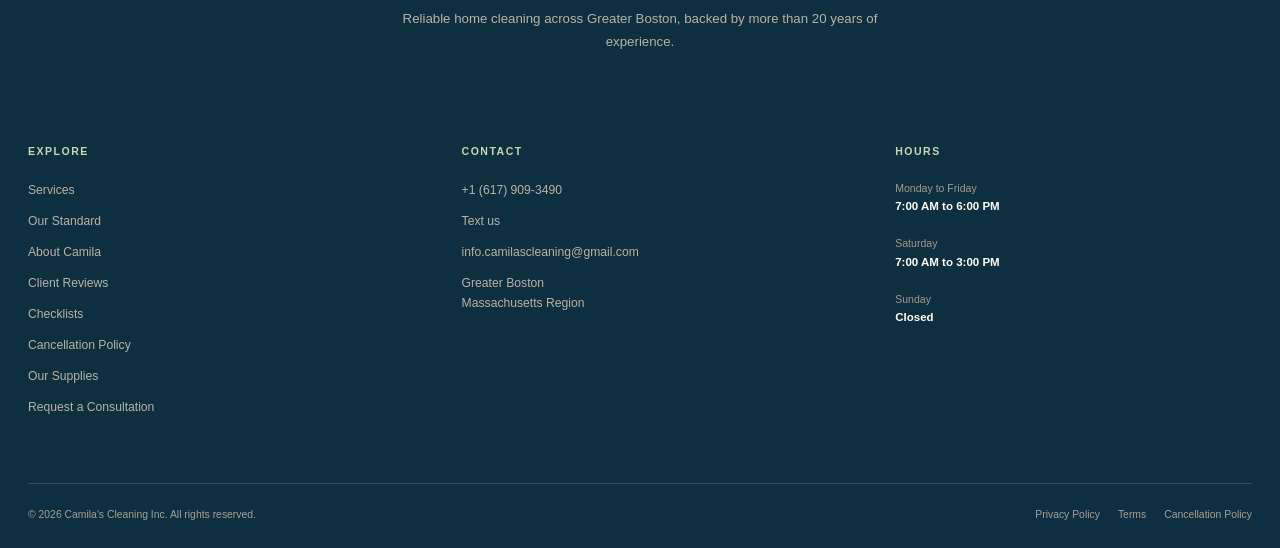
<file: checklist.html>
<!doctype html>
<html lang="en">
<head>
  <meta charset="utf-8">
  <meta name="viewport" content="width=device-width, initial-scale=1">
  <meta name="theme-color" content="#123d52">
  <title>Cleaning Checklists | Camila's Cleaning</title>
  <meta name="description" content="Review Camila's Cleaning checklists for regular, deep, move-in, move-out, construction, and commercial cleaning services.">
  <link rel="canonical" href="https://www.camilascleaningservice.com/checklist.html">
  <meta property="og:title" content="Cleaning Checklists | Camila's Cleaning">
  <meta property="og:description" content="See what is included in each residential, construction, and commercial cleaning service.">
  <meta property="og:url" content="https://www.camilascleaningservice.com/checklist.html">
  <meta property="og:site_name" content="Camila's Cleaning Inc">
  <meta property="og:type" content="website">
  <meta property="og:locale" content="en_US">
  <meta property="og:image" content="https://camilascleaning.vercel.app/assets/og-brand-blue.png">
  <meta property="og:image:width" content="1200">
  <meta property="og:image:height" content="630">
  <meta property="og:image:alt" content="Camila's Cleaning white logo on its signature blue background">
  <meta name="twitter:card" content="summary_large_image">
  <link rel="preload" href="assets/fonts/gilda-display/gilda-display-regular.ttf" as="font" type="font/ttf" crossorigin>
  <link rel="icon" href="assets/brand/camilas-favicon.png">
  <link rel="stylesheet" href="styles.css?v=20260904-2">
</head>
<body>
  <a class="skip-link" href="#main">Skip to main content</a>

  <header class="site-header" data-header>
    <a class="brand" href="index.html" aria-label="Camila's Cleaning home"><img src="assets/brand/camilas-logo-transparent.png" alt="Camila's Cleaning Inc" width="415" height="136"></a>
    <nav class="desktop-nav" aria-label="Main navigation"><a href="index.html#services">Services</a><a href="index.html#standard">Our Standard</a><a href="index.html#about">About</a><a href="index.html#reviews">Reviews</a><a href="checklist.html" aria-current="page">Checklists</a><a href="cancellation-policy.html">Cancellation Policy</a><a href="supplies.html">Our Supplies</a></nav>
    <a class="header-cta" href="index.html#consultation"><span>Request a Consultation</span></a>
    <details class="mobile-nav"><summary aria-label="Open navigation"><span></span><span></span></summary><nav aria-label="Mobile navigation"><a href="index.html#services">Services</a><a href="index.html#standard">Our Standard</a><a href="index.html#about">About</a><a href="index.html#reviews">Reviews</a><a href="checklist.html" aria-current="page">Checklists</a><a href="cancellation-policy.html">Cancellation Policy</a><a href="supplies.html">Our Supplies</a><a href="index.html#consultation">Request a Consultation</a></nav></details>
  </header>

  <main id="main">
    <section class="policy-hero checklist-hero" aria-labelledby="checklist-title">
      <div class="policy-hero__inner">
        <h1 id="checklist-title">Cleaning Checklists</h1>
        <p class="policy-hero__lead">See what our team cleans during each residential, construction, and commercial service.</p>
      </div>
    </section>

    <section class="section checklist-page" id="service-checklists" aria-labelledby="service-checklists-title">
      <div class="checklist-intro">
        <h2 id="service-checklists-title">What each service includes.</h2>
        <p>Select a service to view its full checklist. Opening another service automatically closes the previous one.</p>
      </div>

      <div class="checklist-accordion" data-checklist-accordion>
        <details class="checklist-item">
          <summary><span><strong>Regular Residential Cleaning</strong><small>Weekly and biweekly home care</small></span><span class="checklist-item__icon" aria-hidden="true"></span></summary>
          <div class="checklist-item__body">
            <div class="checklist-columns">
              <section><h3>Bedrooms</h3><ul><li>Vacuum and mop floors</li><li>Make beds and change sheets if provided</li><li>Dust all reachable surfaces</li><li>Wipe mirrors</li><li>Dust blinds</li><li>Dust lamps and fans without removing them</li><li>Empty trash</li><li>Remove cobwebs</li><li>Dust picture frames and artwork</li><li>Wipe baseboards</li><li>Clean inside windows</li></ul></section>
              <section><h3>Bathrooms</h3><ul><li>Scrub, wash, and sanitize toilets and sinks</li><li>Scrub, wash, and sanitize tubs and showers</li><li>Dust and wipe cabinet exteriors</li><li>Dust doors</li><li>Dust and wipe mirrors</li><li>Dust inside windows</li><li>Dust baseboards</li></ul></section>
              <section><h3>Kitchen</h3><ul><li>Scrub and sanitize sink</li><li>Wipe cabinet faces</li><li>Clean microwave inside and outside</li><li>Scrub, clean, and sanitize countertops</li><li>Vacuum and mop floors</li><li>Dust and wipe all reachable surfaces</li><li>Wipe and clean inside refrigerator when reachable</li><li>Empty trash</li><li>Scrub and clean stovetop</li></ul></section>
              <section><h3>Living and dining rooms</h3><ul><li>Dust all furniture</li><li>Vacuum sofa when possible</li><li>Vacuum and mop floors</li><li>Dust all reachable surfaces</li><li>Dust blinds</li><li>Clean inside glass sliding doors and outside when weather permits</li><li>Dust and wipe mirrors</li><li>Dust picture frames</li><li>Dust lamps and lampshades</li><li>Remove cobwebs</li><li>Wipe baseboards</li><li>Hand wash doors</li><li>Clean basement upon request</li></ul></section>
            </div>
          </div>
        </details>

        <details class="checklist-item">
          <summary><span><strong>Deep Cleaning</strong><small>A more detailed home reset</small></span><span class="checklist-item__icon" aria-hidden="true"></span></summary>
          <div class="checklist-item__body">
            <div class="checklist-columns">
              <section><h3>Bedrooms</h3><ul><li>Vacuum and mop floors</li><li>Make beds and change sheets</li><li>Dust and wipe all reachable surfaces</li><li>Remove dust from all furniture, moving it when possible</li><li>Dust blinds</li><li>Dust lamps and fans</li><li>Remove trash</li><li>Clean ceiling fan</li><li>Dust picture frames and frames</li><li>Dust and hand wash doors</li><li>Dust and hand wash baseboards</li><li>Clean inside glass and window sills</li><li>Clean all power switches and outlets</li><li>Dust air vents</li><li>Remove cobwebs</li></ul></section>
              <section><h3>Bathrooms</h3><ul><li>Scrub, wash, and sanitize toilets and sinks</li><li>Scrub, wash, and sanitize tubs and showers</li><li>Wipe and sanitize cabinet exteriors</li><li>Dust light fixtures</li><li>Wipe mirrors</li><li>Remove cobwebs</li><li>Vacuum and mop floors</li><li>Dust blinds</li><li>Clean inside glass and window sills</li><li>Dust and hand wash doors</li><li>Dust and hand wash baseboards</li><li>Clean all power switches and outlets</li><li>Wipe backsplash</li><li>Remove trash</li></ul></section>
              <section><h3>Kitchen</h3><ul><li>Scrub, wash, and sanitize sink</li><li>Clean and sanitize cabinet exteriors</li><li>Clean microwave inside and outside</li><li>Scrub, clean, and sanitize countertops</li><li>Vacuum and mop floors</li><li>Dust and wipe all reachable surfaces</li><li>Dust light switches</li><li>Clean and sanitize refrigerator interior</li><li>Remove trash</li><li>Clean inside glass and window sills</li><li>Clean stove</li><li>Clean oven inside</li><li>Dust and hand wash doors</li><li>Dust air vents</li><li>Remove cobwebs</li></ul></section>
              <section><h3>Living and dining room</h3><ul><li>Remove dust from all furniture, moving it when possible</li><li>Vacuum sofa when possible</li><li>Vacuum and mop floors</li><li>Dust all reachable surfaces</li><li>Dust blinds</li><li>Clean inside glass sliding door and outside when weather permits</li><li>Dust light switches</li><li>Dust and wipe mirrors</li><li>Dust picture frames</li><li>Dust and clean lamps and lampshades</li><li>Remove cobwebs</li><li>Dust and hand wash doors</li><li>Clean inside glass and window sills</li><li>Dust and hand wash baseboards</li><li>Clean all power switches and outlets</li><li>Remove trash</li><li>Clean basement upon request</li></ul></section>
            </div>
          </div>
        </details>

        <details class="checklist-item">
          <summary><span><strong>Move In / Move Out Cleaning</strong><small>For an empty or nearly empty home</small></span><span class="checklist-item__icon" aria-hidden="true"></span></summary>
          <div class="checklist-item__body">
            <div class="checklist-columns">
              <section><h3>Bedrooms</h3><ul><li>Clean and wipe closets and drawers inside and outside</li><li>Hand wash baseboards</li><li>Dust lamps, light fixtures, and ceiling fans</li><li>Vacuum and mop all floors</li><li>Remove cobwebs</li><li>Dust and hand wash doors</li><li>Dust and wipe all reachable surfaces</li><li>Clean, dust, and wipe down inside windows</li><li>Remove trash</li></ul></section>
              <section><h3>Bathrooms</h3><ul><li>Wash, scrub, and sanitize shower or tub, toilet, and sink</li><li>Dust and clean lamps and mirrors</li><li>Hand wash baseboards</li><li>Hand wash doors</li><li>Dust and wipe down cabinets and drawers</li><li>Clean, dust, and wipe down inside windows</li><li>Vacuum and mop all floors</li><li>Remove trash</li></ul></section>
              <section><h3>Kitchen</h3><ul><li>Clean microwave inside and outside</li><li>Clean fridge inside and outside</li><li>Clean oven inside and outside</li><li>Clean stovetop</li><li>Clean and sanitize sink</li><li>Clean and wipe cabinets and drawers inside and outside</li><li>Scrub, clean, and sanitize countertops</li><li>Hand wash baseboards</li><li>Hand wash doors</li><li>Clean, dust, and wipe down inside windows</li><li>Vacuum and mop all floors</li><li>Remove trash</li></ul></section>
              <section><h3>Living and dining room</h3><ul><li>Vacuum and mop all floors</li><li>Dust lamps, light fixtures, and ceiling fans</li><li>Hand wash doors</li><li>Remove cobwebs</li><li>Clean, dust, and wipe down inside windows</li><li>Remove trash</li></ul></section>
            </div>
          </div>
        </details>

        <details class="checklist-item">
          <summary><span><strong>Construction Cleaning</strong><small>Cleaning after construction or renovation</small></span><span class="checklist-item__icon" aria-hidden="true"></span></summary>
          <div class="checklist-item__body">
            <div class="checklist-columns">
              <section><h3>Kitchen</h3><ul><li>Sanitize countertops</li><li>Scrub backsplash</li><li>Vacuum and mop floors</li><li>Wipe tables, chairs, and barstools</li><li>Wipe cabinet doors</li><li>Clean appliance exterior and interior</li><li>Wipe power switches and door knobs</li><li>Clean sinks and chrome fixtures</li><li>Wipe baseboards</li><li>Empty trash</li><li>Dust air vents, corners, and fixtures</li><li>Wipe cabinet interiors</li><li>Clean windows and scrape paint</li><li>Scrub and clean stove and oven top</li><li>Scrape paint off floors</li><li>Clean and wipe stove hood</li></ul></section>
              <section><h3>Living areas</h3><ul><li>Dust and wipe all surfaces</li><li>Vacuum and mop floors</li><li>Wipe power switches and door knobs</li><li>Wipe baseboards</li><li>Dust light fixtures and blinds</li><li>Clean air vents</li><li>Clean windows</li><li>Scrape paint off surfaces</li></ul></section>
              <section><h3>Front entrance</h3><ul><li>Dust and wipe all surfaces</li><li>Vacuum and mop floors</li><li>Clean mirrors</li><li>Wipe baseboards</li><li>Scrape paint off floors</li></ul></section>
              <section><h3>Laundry room</h3><ul><li>Dust and wipe all surfaces</li><li>Clean air vents</li><li>Vacuum and mop floors</li><li>Clean mirrors</li><li>Wipe baseboards</li><li>Scrub backsplash</li><li>Sanitize countertops and sinks</li><li>Scrape paint and stickers off surfaces</li><li>Clean windows</li></ul></section>
              <section><h3>Bathrooms</h3><ul><li>Scrub bathtub and shower</li><li>Wipe sinks and countertops</li><li>Clean toilet, including behind plumbing</li><li>Vacuum and mop floors</li><li>Clean mirrors</li><li>Wipe baseboards</li><li>Empty trash</li><li>Clean cabinet interiors and exteriors</li><li>Scrape paint off floors</li><li>Wipe power switches and door knobs</li><li>Clean light fixtures and vents</li></ul></section>
              <section><h3>Bedrooms</h3><ul><li>Dust and wipe all surfaces</li><li>Vacuum and mop floors</li><li>Clean air vents and mirrors</li><li>Wipe baseboards</li><li>Empty trash</li><li>Dust light fixtures and blinds</li><li>Scrape paint and stickers off surfaces</li></ul></section>
              <section><h3>Plus</h3><ul><li>Clean exterior windows</li><li>Sweep garage</li><li>Remove large debris</li></ul></section>
            </div>
          </div>
        </details>

        <details class="checklist-item">
          <summary><span><strong>Regular Commercial Cleaning</strong><small>Office and shared workplace care</small></span><span class="checklist-item__icon" aria-hidden="true"></span></summary>
          <div class="checklist-item__body">
            <div class="checklist-columns">
              <section><h3>Office areas</h3><ul><li>Vacuum and mop all floors</li><li>Dust all reachable surfaces, including desks, shelves, and electronics</li><li>Disinfect desks, phones, and keyboards</li><li>Empty trash and replace liners</li><li>Wipe doors, handles, and light switches</li></ul></section>
              <section><h3>Common areas</h3><ul><li>Vacuum and mop all floors</li><li>Dust all furniture and surfaces</li><li>Clean and disinfect lobby and reception desk</li><li>Clean and polish glass doors and windows</li><li>Empty trash and replace liners</li></ul></section>
              <section><h3>Break room / kitchenette</h3><ul><li>Vacuum and mop all floors</li><li>Wipe and disinfect tables and chairs</li><li>Clean countertops and sinks</li><li>Clean cabinet exteriors and handles</li><li>Wipe appliance exteriors, including microwave, fridge, and coffee machine</li><li>Remove trash and replace liners</li></ul></section>
              <section><h3>Bathrooms</h3><ul><li>Vacuum and mop all floors</li><li>Clean and disinfect toilets, urinals, and sinks</li><li>Polish mirrors and chrome fixtures</li><li>Refill soap, paper towels, and toilet paper</li><li>Wipe walls around sinks and hand dryers</li><li>Empty trash and replace liners</li></ul></section>
              <section><h3>Extra / janitorial services</h3><ul><li>Dust blinds and vents</li><li>Spot clean walls and doors</li><li>High dust ceiling vents, fans, and light fixtures</li><li>Restock supplies in kitchen and bathroom</li><li>Sweep and maintain building entrances and hallways</li><li>Clean elevator interiors and buttons</li></ul></section>
            </div>
            <p class="checklist-note">For questions or special requests, please contact us.</p>
          </div>
        </details>
      </div>
    </section>

  </main>

  <footer class="footer">
    <div class="footer-main">
      <div class="footer-brand"><a href="index.html" aria-label="Camila's Cleaning home"><img src="assets/brand/camilas-logo-transparent.png" alt="Camila's Cleaning Inc" width="415" height="136"></a><p>Reliable home cleaning across Greater Boston, backed by more than 20 years of experience.</p></div>
      <div class="footer-column"><h3>Explore</h3><a href="index.html#services">Services</a><a href="index.html#standard">Our Standard</a><a href="index.html#about">About Camila</a><a href="index.html#reviews">Client Reviews</a><a href="checklist.html" aria-current="page">Checklists</a><a href="cancellation-policy.html">Cancellation Policy</a><a href="supplies.html">Our Supplies</a><a href="index.html#consultation">Request a Consultation</a></div>
      <div class="footer-column"><h3>Contact</h3><a href="tel:+16179093490">+1 (617) 909-3490</a><a href="sms:+16179093490">Text us</a><a href="mailto:info.camilascleaning@gmail.com">info.camilascleaning@gmail.com</a><span>Greater Boston<br>Massachusetts Region</span></div>
      <div class="footer-column footer-hours"><h3>Hours</h3><div><span>Monday to Friday</span><strong>7:00 AM to 6:00 PM</strong></div><div><span>Saturday</span><strong>7:00 AM to 3:00 PM</strong></div><div><span>Sunday</span><strong>Closed</strong></div></div>
    </div>
    <div class="footer-bottom"><span>© 2026 Camila's Cleaning Inc. All rights reserved.</span><nav aria-label="Legal"><a href="privacy-policy.html">Privacy Policy</a><a href="terms.html">Terms</a><a href="cancellation-policy.html">Cancellation Policy</a></nav></div>
  </footer>
  <div class="mobile-dock" aria-label="Quick contact"><a href="tel:+16179093490"><span>Call</span><strong>(617) 909-3490</strong></a><a href="index.html#consultation"><span>Begin</span><strong>Request a Consultation</strong></a></div>
  <script type="application/ld+json">{"@context":"https://schema.org","@type":"CollectionPage","name":"Cleaning Checklists","url":"https://www.camilascleaningservice.com/checklist.html","isPartOf":{"@type":"WebSite","name":"Camila's Cleaning Inc","url":"https://www.camilascleaningservice.com/"}}</script>
  <script src="script.js?v=20260904-2" defer></script>
</body>
</html>
</file>
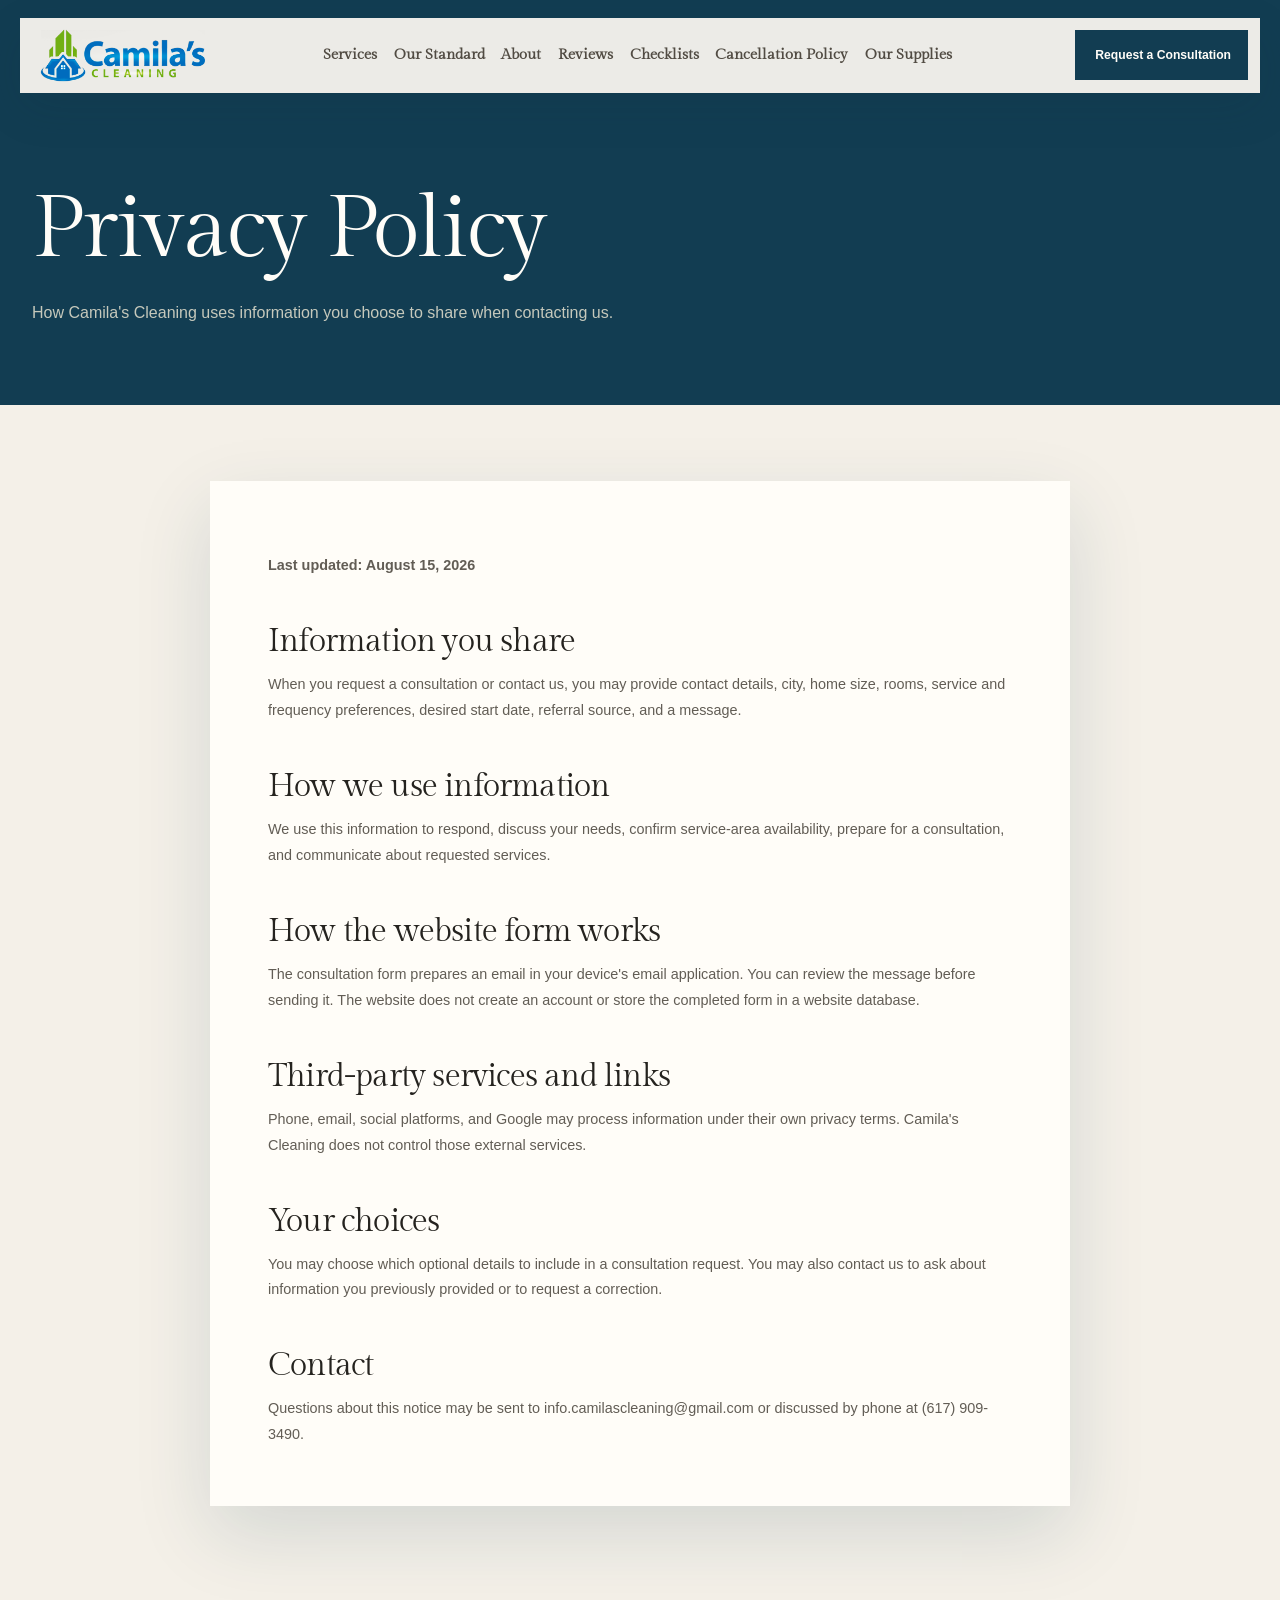
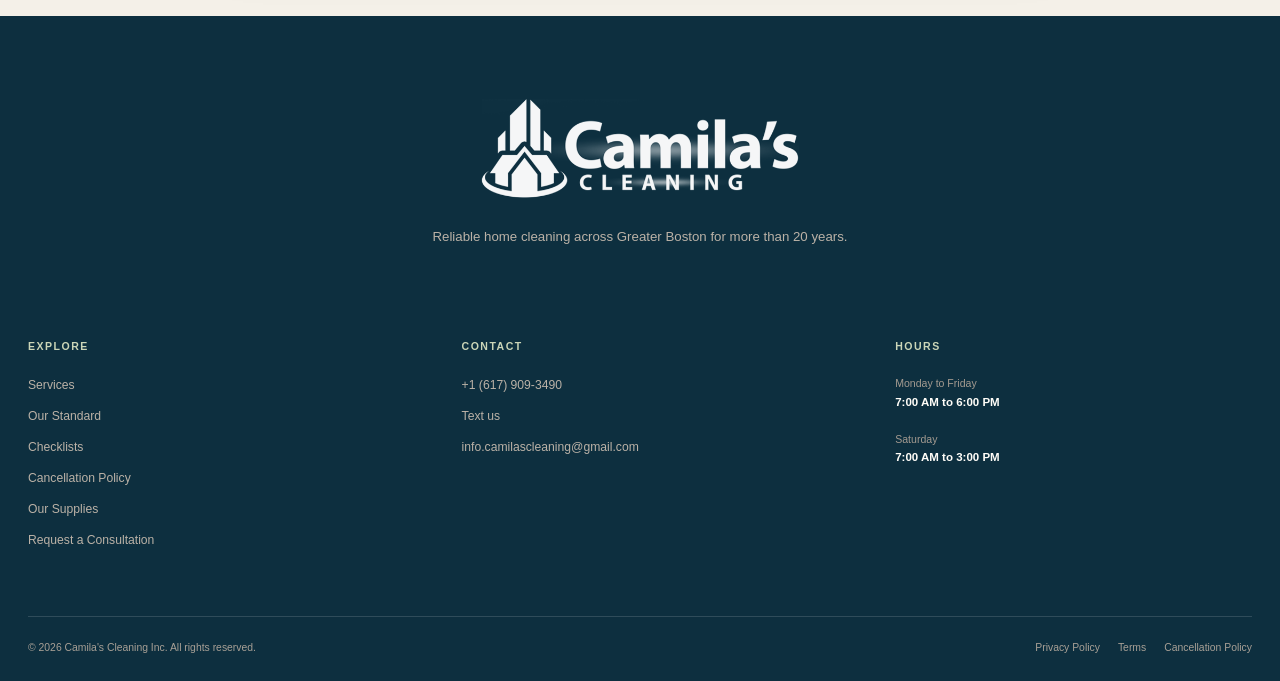
<file: privacy-policy.html>
<!doctype html>
<html lang="en">
<head>
  <meta charset="utf-8">
  <meta name="viewport" content="width=device-width, initial-scale=1">
  <meta name="theme-color" content="#123d52">
  <title>Privacy Policy | Camila's Cleaning Inc</title>
  <meta name="description" content="How Camila's Cleaning handles information shared through consultation requests and direct contact channels.">
  <meta name="robots" content="noindex,follow">
  <link rel="canonical" href="https://www.camilascleaningservice.com/privacy-policy.html">
  <meta property="og:title" content="Privacy Policy | Camila's Cleaning">
  <meta property="og:description" content="How Camila's Cleaning handles information shared through consultation requests and direct contact.">
  <meta property="og:url" content="https://www.camilascleaningservice.com/privacy-policy.html">
  <meta property="og:type" content="website">
  <meta property="og:image" content="https://camilascleaning.vercel.app/assets/og-brand-blue.png">
  <link rel="icon" href="assets/brand/camilas-favicon.png">
  <link rel="stylesheet" href="styles.css?v=20260904-2">
</head>
<body>
  <a class="skip-link" href="#main">Skip to main content</a>
  <header class="site-header" data-header><a class="brand" href="index.html" aria-label="Camila's Cleaning home"><img src="assets/brand/camilas-logo-transparent.png" alt="Camila's Cleaning Inc" width="415" height="136"></a><nav class="desktop-nav" aria-label="Main navigation"><a href="index.html#services">Services</a><a href="index.html#standard">Our Standard</a><a href="index.html#about">About</a><a href="index.html#reviews">Reviews</a><a href="checklist.html">Checklists</a><a href="cancellation-policy.html">Cancellation Policy</a><a href="supplies.html">Our Supplies</a></nav><a class="header-cta" href="index.html#consultation">Request a Consultation</a><details class="mobile-nav"><summary aria-label="Open navigation"><span></span><span></span></summary><nav aria-label="Mobile navigation"><a href="index.html#services">Services</a><a href="index.html#standard">Our Standard</a><a href="index.html#about">About</a><a href="index.html#reviews">Reviews</a><a href="checklist.html">Checklists</a><a href="cancellation-policy.html">Cancellation Policy</a><a href="supplies.html">Our Supplies</a><a href="index.html#consultation">Request a Consultation</a></nav></details></header>
  <main id="main">
    <section class="policy-hero"><div class="policy-hero__inner"><h1>Privacy Policy</h1><p class="policy-hero__lead">How Camila's Cleaning uses information you choose to share when contacting us.</p></div></section>
    <section class="section policy"><article class="policy-card legal-content">
      <p><strong>Last updated: August 15, 2026</strong></p>
      <h2>Information you share</h2>
      <p>When you request a consultation or contact us, you may provide contact details, city, home size, rooms, service and frequency preferences, desired start date, referral source, and a message.</p>
      <h2>How we use information</h2>
      <p>We use this information to respond, discuss your needs, confirm service-area availability, prepare for a consultation, and communicate about requested services.</p>
      <h2>How the website form works</h2>
      <p>The consultation form prepares an email in your device's email application. You can review the message before sending it. The website does not create an account or store the completed form in a website database.</p>
      <h2>Third-party services and links</h2>
      <p>Phone, email, social platforms, and Google may process information under their own privacy terms. Camila's Cleaning does not control those external services.</p>
      <h2>Your choices</h2>
      <p>You may choose which optional details to include in a consultation request. You may also contact us to ask about information you previously provided or to request a correction.</p>
      <h2>Contact</h2>
      <p>Questions about this notice may be sent to <a href="mailto:info.camilascleaning@gmail.com">info.camilascleaning@gmail.com</a> or discussed by phone at <a href="tel:+16179093490">(617) 909-3490</a>.</p>
      <!-- CLIENT CONFIRMATION NEEDED: before publishing a CRM, analytics platform, online payment tool, or server-side form, update this policy with the actual processors, retention practices, and any additional data uses. -->
    </article></section>
  </main>
  <footer class="footer"><div class="footer-main"><div class="footer-brand"><a href="index.html"><img src="assets/brand/camilas-logo-transparent.png" alt="Camila's Cleaning Inc" width="415" height="136"></a><p>Reliable home cleaning across Greater Boston for more than 20 years.</p></div><div class="footer-column"><h3>Explore</h3><a href="index.html#services">Services</a><a href="index.html#standard">Our Standard</a><a href="checklist.html">Checklists</a><a href="cancellation-policy.html">Cancellation Policy</a><a href="supplies.html">Our Supplies</a><a href="index.html#consultation">Request a Consultation</a></div><div class="footer-column"><h3>Contact</h3><a href="tel:+16179093490">+1 (617) 909-3490</a><a href="sms:+16179093490">Text us</a><a href="mailto:info.camilascleaning@gmail.com">info.camilascleaning@gmail.com</a></div><div class="footer-column footer-hours"><h3>Hours</h3><div><span>Monday to Friday</span><strong>7:00 AM to 6:00 PM</strong></div><div><span>Saturday</span><strong>7:00 AM to 3:00 PM</strong></div></div></div><div class="footer-bottom"><span>© 2026 Camila's Cleaning Inc. All rights reserved.</span><nav aria-label="Legal"><a href="privacy-policy.html" aria-current="page">Privacy Policy</a><a href="terms.html">Terms</a><a href="cancellation-policy.html">Cancellation Policy</a></nav></div></footer>
  <script src="script.js?v=20260904-2" defer></script>
</body>
</html>
</file>
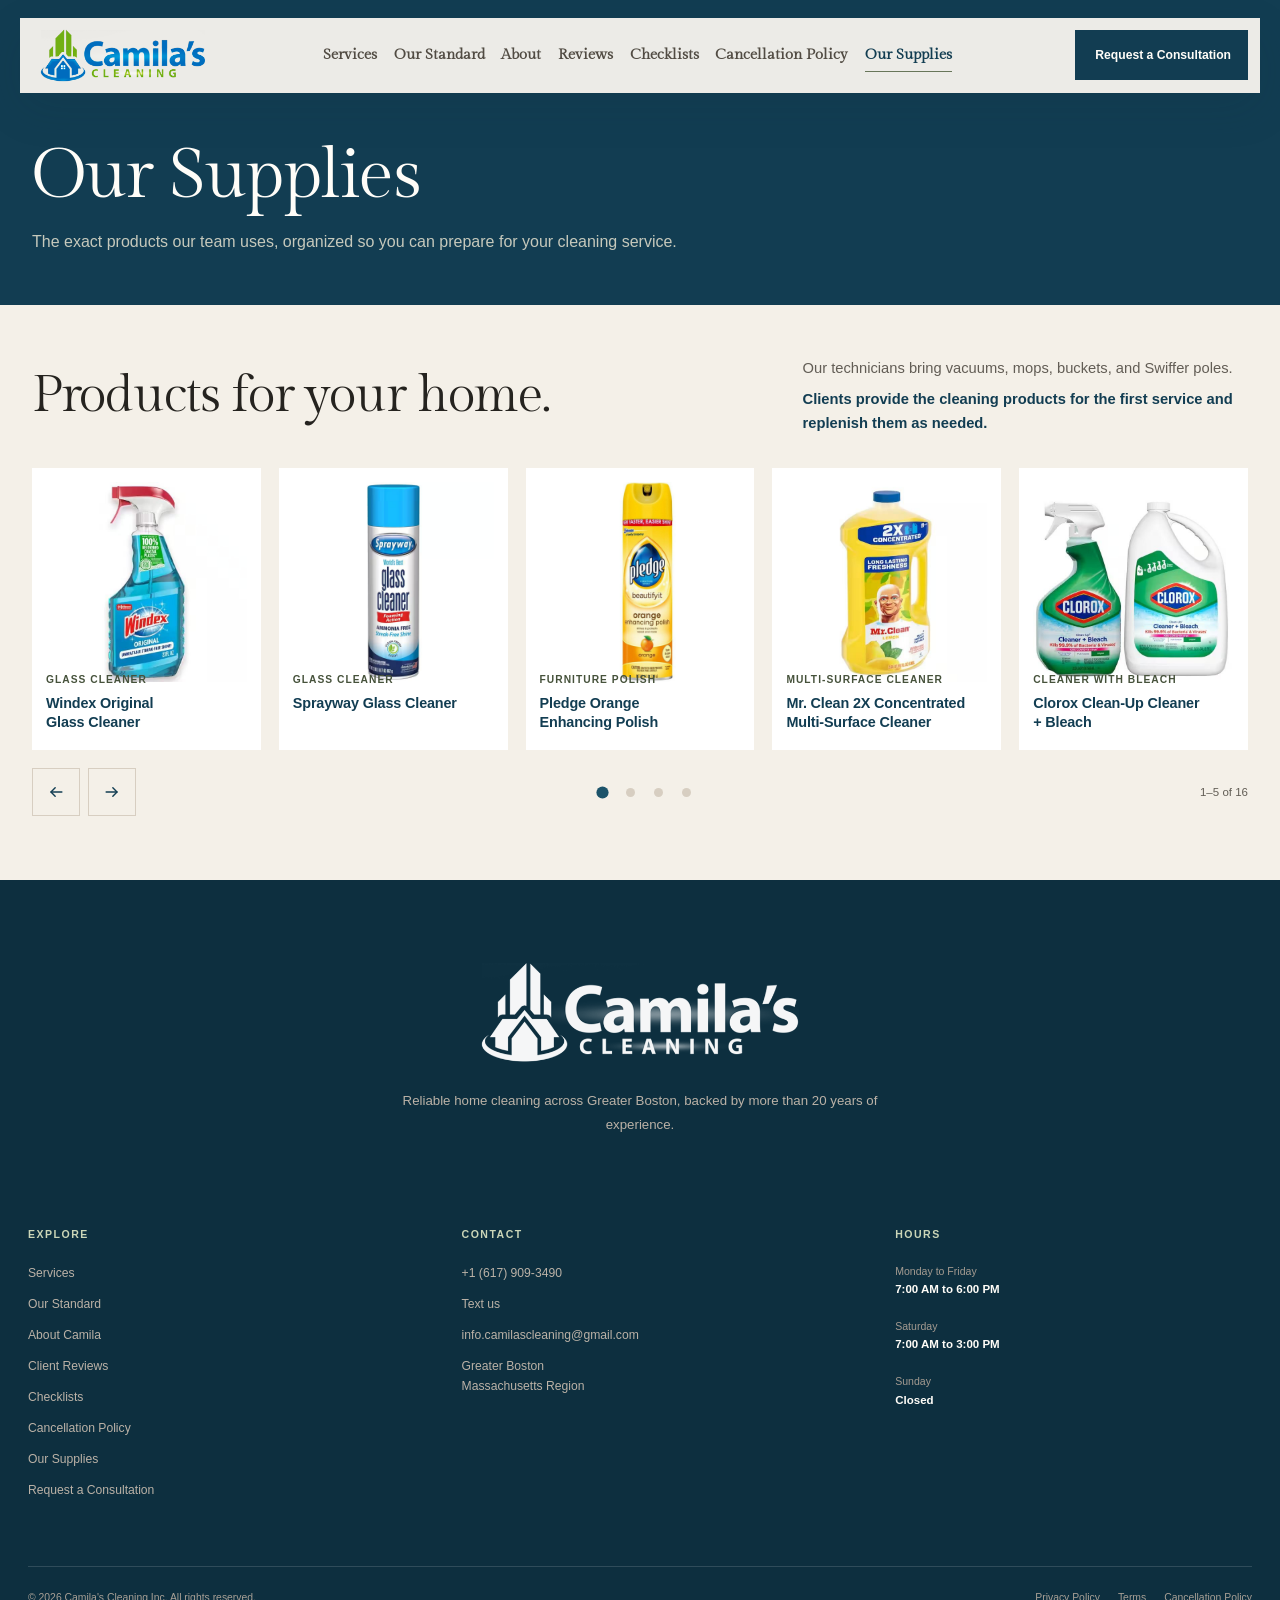
<file: supplies.html>
<!doctype html>
<html lang="en">
<head>
  <meta charset="utf-8">
  <meta name="viewport" content="width=device-width, initial-scale=1">
  <meta name="theme-color" content="#123d52">
  <title>Our Supplies | Camila's Cleaning Inc</title>
  <meta name="description" content="See the cleaning products used by Camila's Cleaning and how clients can prepare supplies for their service.">
  <link rel="canonical" href="https://www.camilascleaningservice.com/supplies.html">
  <meta property="og:title" content="Our Supplies | Camila's Cleaning">
  <meta property="og:description" content="Review the exact cleaning products used by our team.">
  <meta property="og:url" content="https://www.camilascleaningservice.com/supplies.html">
  <meta property="og:site_name" content="Camila's Cleaning Inc">
  <meta property="og:type" content="website">
  <meta property="og:locale" content="en_US">
  <meta property="og:image" content="https://camilascleaning.vercel.app/assets/og-brand-blue.png">
  <meta property="og:image:width" content="1200">
  <meta property="og:image:height" content="630">
  <meta property="og:image:alt" content="Camila's Cleaning white logo on its signature blue background">
  <meta name="twitter:card" content="summary_large_image">
  <link rel="preload" href="assets/fonts/gilda-display/gilda-display-regular.ttf" as="font" type="font/ttf" crossorigin>
  <link rel="icon" href="assets/brand/camilas-favicon.png">
  <link rel="stylesheet" href="styles.css?v=20260904-3">
</head>
<body>
  <a class="skip-link" href="#main">Skip to main content</a>

  <header class="site-header" data-header>
    <a class="brand" href="index.html" aria-label="Camila's Cleaning home"><img src="assets/brand/camilas-logo-transparent.png" alt="Camila's Cleaning Inc" width="415" height="136"></a>
    <nav class="desktop-nav" aria-label="Main navigation"><a href="index.html#services">Services</a><a href="index.html#standard">Our Standard</a><a href="index.html#about">About</a><a href="index.html#reviews">Reviews</a><a href="checklist.html">Checklists</a><a href="cancellation-policy.html">Cancellation Policy</a><a href="supplies.html" aria-current="page">Our Supplies</a></nav>
    <a class="header-cta" href="index.html#consultation"><span>Request a Consultation</span></a>
    <details class="mobile-nav"><summary aria-label="Open navigation"><span></span><span></span></summary><nav aria-label="Mobile navigation"><a href="index.html#services">Services</a><a href="index.html#standard">Our Standard</a><a href="index.html#about">About</a><a href="index.html#reviews">Reviews</a><a href="checklist.html">Checklists</a><a href="cancellation-policy.html">Cancellation Policy</a><a href="supplies.html" aria-current="page">Our Supplies</a><a href="index.html#consultation">Request a Consultation</a></nav></details>
  </header>

  <main id="main">
    <section class="policy-hero supplies-hero" aria-labelledby="supplies-title">
      <div class="policy-hero__inner">
        <h1 id="supplies-title">Our Supplies</h1>
        <p class="policy-hero__lead">The exact products our team uses, organized so you can prepare for your cleaning service.</p>
      </div>
    </section>

    <section class="section supplies-page" aria-labelledby="products-title">
      <div class="supplies-intro">
        <h2 id="products-title">Products for your home.</h2>
        <div><p>Our technicians bring vacuums, mops, buckets, and Swiffer poles.</p><p>Clients provide the cleaning products for the first service and replenish them as needed.</p></div>
      </div>

      <div class="supplies-carousel" data-supplies-carousel role="region" aria-roledescription="carousel" aria-label="Cleaning products" tabindex="0">
        <div class="supplies-viewport" data-supplies-viewport>
          <div class="supplies-track">
            <article class="supply-card"><div class="supply-card__image"><img src="assets/supplies/windex-original.jpg" alt="Windex Original Glass Cleaner bottle" width="600" height="600" loading="lazy"></div><p>Glass cleaner</p><h3>Windex Original Glass Cleaner</h3></article>
            <article class="supply-card"><div class="supply-card__image"><img src="assets/supplies/sprayway-glass-cleaner.jpg" alt="Sprayway Glass Cleaner can" width="1000" height="1000" loading="lazy"></div><p>Glass cleaner</p><h3>Sprayway Glass Cleaner</h3></article>
            <article class="supply-card"><div class="supply-card__image"><img src="assets/supplies/pledge-orange.jpg" alt="Pledge Orange Enhancing Polish can" width="1000" height="1000" loading="lazy"></div><p>Furniture polish</p><h3>Pledge Orange Enhancing Polish</h3></article>
            <article class="supply-card"><div class="supply-card__image"><img src="assets/supplies/mr-clean-multi-surface.jpg" alt="Mr. Clean 2X Concentrated Multi-Surface Cleaner bottle" width="600" height="600" loading="lazy"></div><p>Multi-surface cleaner</p><h3>Mr. Clean 2X Concentrated Multi-Surface Cleaner</h3></article>
            <article class="supply-card"><div class="supply-card__image"><img src="assets/supplies/clorox-clean-up.jpg" alt="Clorox Clean-Up Cleaner and Bleach spray and refill" width="600" height="600" loading="lazy"></div><p>Cleaner with bleach</p><h3>Clorox Clean-Up Cleaner + Bleach</h3></article>
            <article class="supply-card"><div class="supply-card__image"><img src="assets/supplies/soft-scrub.jpg" alt="Soft Scrub Cleanser bottle" width="1000" height="1000" loading="lazy"></div><p>Surface cleanser</p><h3>Soft Scrub Cleanser</h3></article>
            <article class="supply-card"><div class="supply-card__image"><img src="assets/supplies/scotch-brite-heavy-duty.png" alt="Scotch-Brite Heavy Duty Scrub Sponges package" width="300" height="300" loading="lazy"></div><p>Scrub sponges</p><h3>Scotch-Brite Heavy Duty Scrub Sponges</h3></article>
            <article class="supply-card"><div class="supply-card__image"><img src="assets/supplies/bona-hardwood-floor-cleaner.png" alt="Bona Hardwood Floor Cleaner bottle" width="600" height="600" loading="lazy"></div><p>Hardwood floor cleaner</p><h3>Bona Hardwood Floor Cleaner</h3></article>
            <article class="supply-card"><div class="supply-card__image"><img src="assets/supplies/murphy-oil-soap.png" alt="Murphy Oil Soap Original Formula bottle" width="1500" height="1500" loading="lazy"></div><p>Wood cleaner</p><h3>Murphy Oil Soap</h3></article>
            <article class="supply-card"><div class="supply-card__image"><img src="assets/supplies/spray-nine.png" alt="Spray Nine Heavy-Duty Cleaner bottle" width="563" height="563" loading="lazy"></div><p>Heavy-duty cleaner</p><h3>Spray Nine Heavy-Duty Cleaner</h3></article>
            <article class="supply-card"><div class="supply-card__image"><img src="assets/supplies/fantastik-heavy-duty.png" alt="Fantastik Heavy Duty All Purpose Cleaner bottle" width="450" height="450" loading="lazy"></div><p>All-purpose cleaner</p><h3>Fantastik Heavy Duty All Purpose Cleaner</h3></article>
            <article class="supply-card"><div class="supply-card__image"><img src="assets/supplies/method-daily-wood.png" alt="Method Daily Wood Cleaner bottle" width="400" height="400" loading="lazy"></div><p>Wood cleaner</p><h3>Method Daily Wood Cleaner</h3></article>
            <article class="supply-card"><div class="supply-card__image"><img src="assets/supplies/dawn-dish-soap.png" alt="Dawn dish soap bottle" width="1000" height="1000" loading="lazy"></div><p>Dish soap</p><h3>Dawn Dish Soap</h3></article>
            <article class="supply-card"><div class="supply-card__image"><img src="assets/supplies/swiffer-dusters.jpg" alt="Swiffer Dusters package" width="1536" height="1536" loading="lazy"></div><p>Dusting refills</p><h3>Swiffer Dusters</h3></article>
            <article class="supply-card"><div class="supply-card__image"><img src="assets/supplies/easy-off-heavy-duty.jpg" alt="Easy-Off Heavy Duty Oven Cleaner can" width="1000" height="1000" loading="lazy"></div><p>Oven cleaner</p><h3>Easy-Off Heavy Duty Oven Cleaner</h3></article>
            <article class="supply-card"><div class="supply-card__image"><img src="assets/supplies/lime-a-way.jpg" alt="Lime-A-Way cleaner bottle" width="600" height="600" loading="lazy"></div><p>Lime, calcium, and rust cleaner</p><h3>Lime-A-Way</h3></article>
          </div>
        </div>
        <div class="supplies-controls">
          <div class="supplies-arrows"><button type="button" data-supplies-prev aria-label="Show previous products"><svg aria-hidden="true" viewBox="0 0 24 24" fill="none" stroke="currentColor" stroke-width="1.7" stroke-linecap="round" stroke-linejoin="round"><path d="M19 12H6"></path><path d="m11 7-5 5 5 5"></path></svg></button><button type="button" data-supplies-next aria-label="Show next products"><svg aria-hidden="true" viewBox="0 0 24 24" fill="none" stroke="currentColor" stroke-width="1.7" stroke-linecap="round" stroke-linejoin="round"><path d="M5 12h13"></path><path d="m13 7 5 5-5 5"></path></svg></button></div>
          <div class="supplies-dots" data-supplies-dots aria-label="Choose product group"></div>
          <p class="supplies-status" data-supplies-status aria-live="off"></p>
        </div>
      </div>
    </section>
  </main>

  <footer class="footer">
    <div class="footer-main">
      <div class="footer-brand"><a href="index.html" aria-label="Camila's Cleaning home"><img src="assets/brand/camilas-logo-transparent.png" alt="Camila's Cleaning Inc" width="415" height="136"></a><p>Reliable home cleaning across Greater Boston, backed by more than 20 years of experience.</p></div>
      <div class="footer-column"><h3>Explore</h3><a href="index.html#services">Services</a><a href="index.html#standard">Our Standard</a><a href="index.html#about">About Camila</a><a href="index.html#reviews">Client Reviews</a><a href="checklist.html">Checklists</a><a href="cancellation-policy.html">Cancellation Policy</a><a href="supplies.html" aria-current="page">Our Supplies</a><a href="index.html#consultation">Request a Consultation</a></div>
      <div class="footer-column"><h3>Contact</h3><a href="tel:+16179093490">+1 (617) 909-3490</a><a href="sms:+16179093490">Text us</a><a href="mailto:info.camilascleaning@gmail.com">info.camilascleaning@gmail.com</a><span>Greater Boston<br>Massachusetts Region</span></div>
      <div class="footer-column footer-hours"><h3>Hours</h3><div><span>Monday to Friday</span><strong>7:00 AM to 6:00 PM</strong></div><div><span>Saturday</span><strong>7:00 AM to 3:00 PM</strong></div><div><span>Sunday</span><strong>Closed</strong></div></div>
    </div>
    <div class="footer-bottom"><span>© 2026 Camila's Cleaning Inc. All rights reserved.</span><nav aria-label="Legal"><a href="privacy-policy.html">Privacy Policy</a><a href="terms.html">Terms</a><a href="cancellation-policy.html">Cancellation Policy</a></nav></div>
  </footer>
  <div class="mobile-dock" aria-label="Quick contact"><a href="tel:+16179093490"><span>Call</span><strong>(617) 909-3490</strong></a><a href="index.html#consultation"><span>Begin</span><strong>Request a Consultation</strong></a></div>
  <script type="application/ld+json">{"@context":"https://schema.org","@type":"CollectionPage","name":"Our Supplies","url":"https://www.camilascleaningservice.com/supplies.html","isPartOf":{"@type":"WebSite","name":"Camila's Cleaning Inc","url":"https://www.camilascleaningservice.com/"}}</script>
  <script src="script.js?v=20260904-3" defer></script>
</body>
</html>
</file>
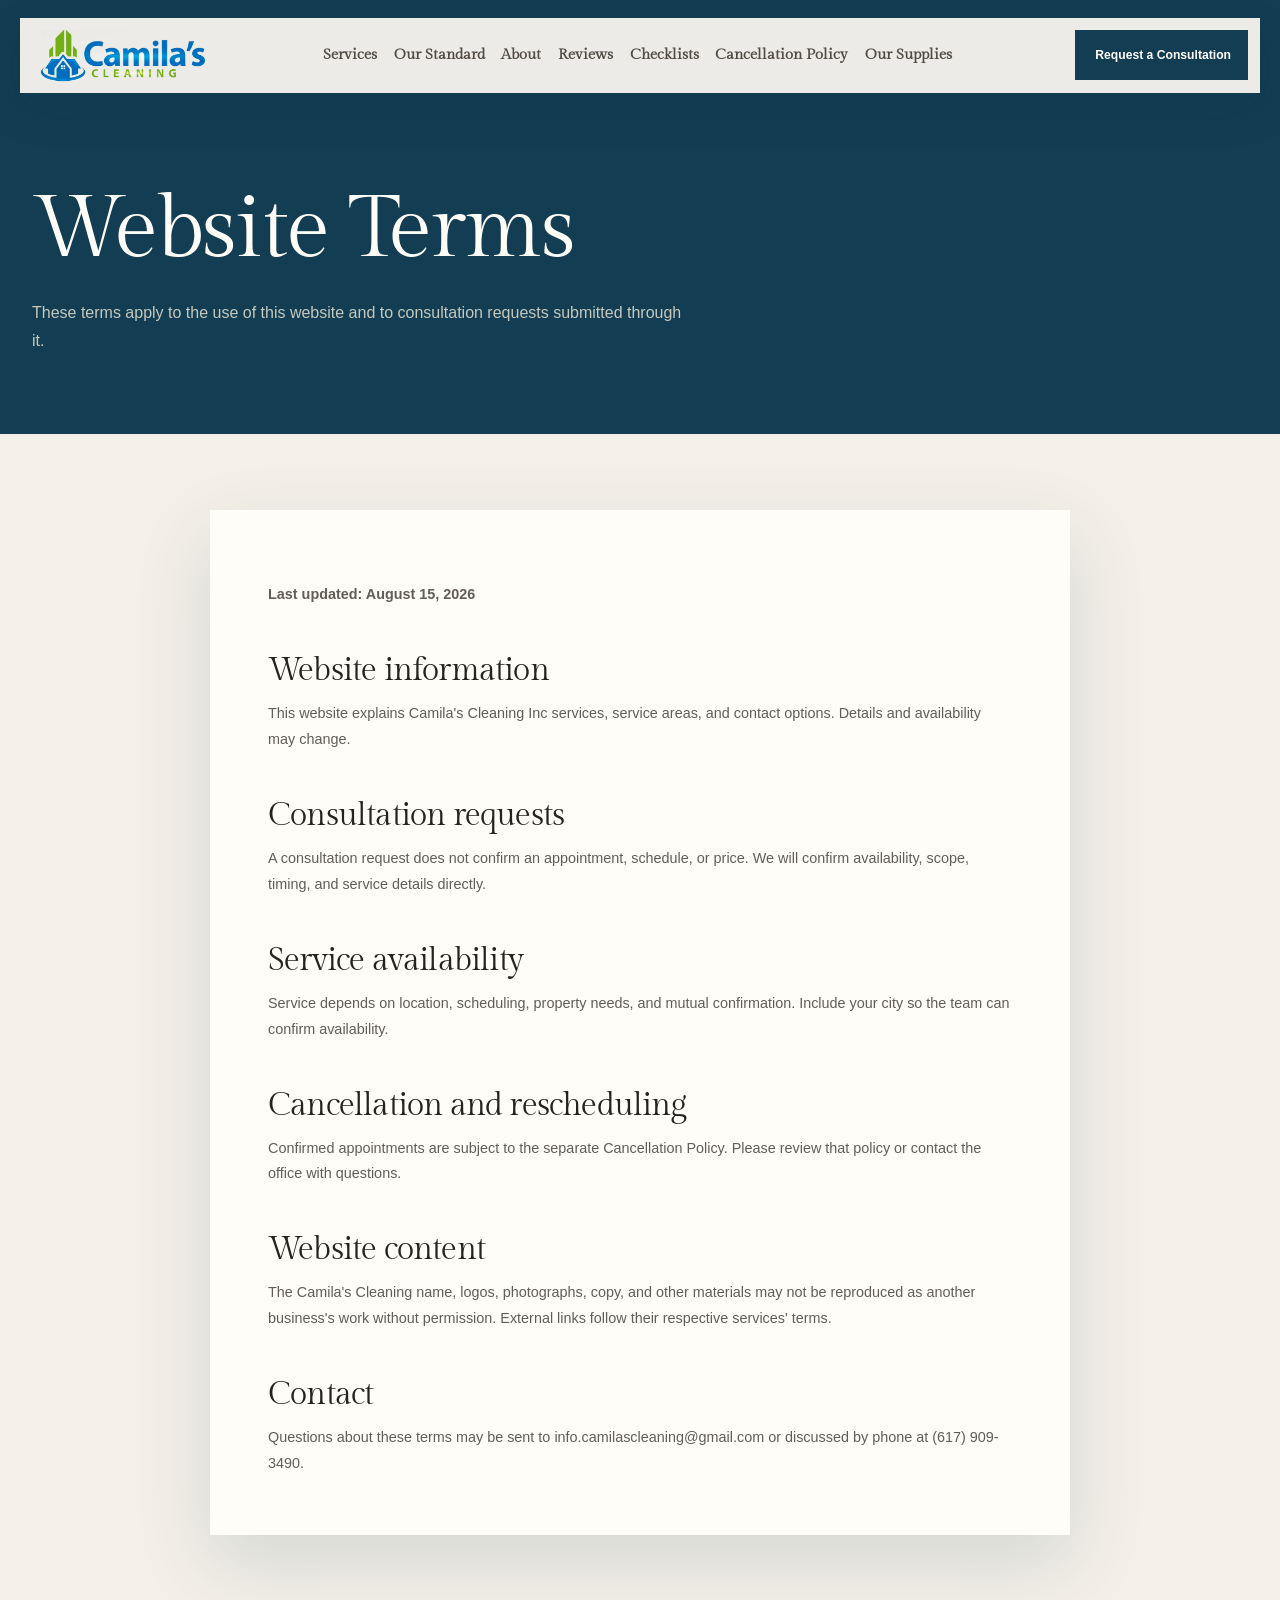
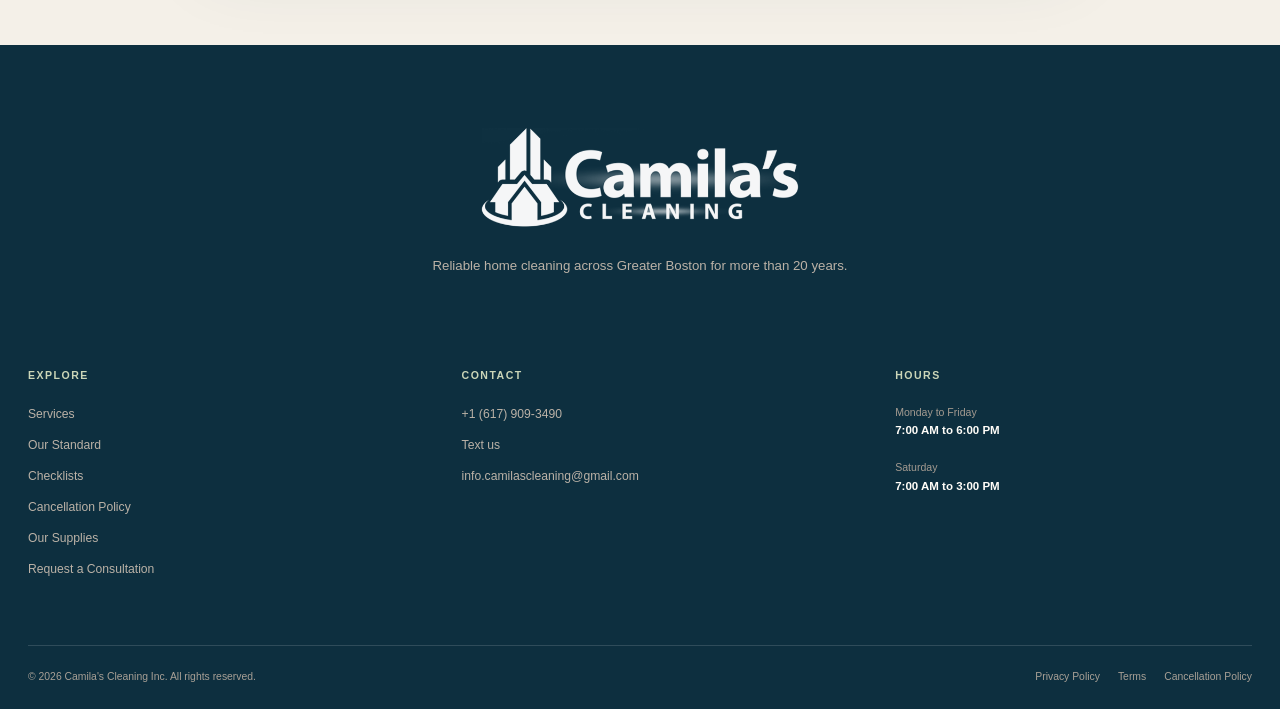
<file: terms.html>
<!doctype html>
<html lang="en">
<head>
  <meta charset="utf-8">
  <meta name="viewport" content="width=device-width, initial-scale=1">
  <meta name="theme-color" content="#123d52">
  <title>Website Terms | Camila's Cleaning Inc</title>
  <meta name="description" content="Website and consultation terms for Camila's Cleaning Inc in Greater Boston.">
  <meta name="robots" content="noindex,follow">
  <link rel="canonical" href="https://www.camilascleaningservice.com/terms.html">
  <meta property="og:title" content="Website Terms | Camila's Cleaning">
  <meta property="og:description" content="Website and consultation terms for Camila's Cleaning Inc in Greater Boston.">
  <meta property="og:url" content="https://www.camilascleaningservice.com/terms.html">
  <meta property="og:type" content="website">
  <meta property="og:image" content="https://camilascleaning.vercel.app/assets/og-brand-blue.png">
  <link rel="icon" href="assets/brand/camilas-favicon.png">
  <link rel="stylesheet" href="styles.css?v=20260904-2">
</head>
<body>
  <a class="skip-link" href="#main">Skip to main content</a>
  <header class="site-header" data-header><a class="brand" href="index.html" aria-label="Camila's Cleaning home"><img src="assets/brand/camilas-logo-transparent.png" alt="Camila's Cleaning Inc" width="415" height="136"></a><nav class="desktop-nav" aria-label="Main navigation"><a href="index.html#services">Services</a><a href="index.html#standard">Our Standard</a><a href="index.html#about">About</a><a href="index.html#reviews">Reviews</a><a href="checklist.html">Checklists</a><a href="cancellation-policy.html">Cancellation Policy</a><a href="supplies.html">Our Supplies</a></nav><a class="header-cta" href="index.html#consultation">Request a Consultation</a><details class="mobile-nav"><summary aria-label="Open navigation"><span></span><span></span></summary><nav aria-label="Mobile navigation"><a href="index.html#services">Services</a><a href="index.html#standard">Our Standard</a><a href="index.html#about">About</a><a href="index.html#reviews">Reviews</a><a href="checklist.html">Checklists</a><a href="cancellation-policy.html">Cancellation Policy</a><a href="supplies.html">Our Supplies</a><a href="index.html#consultation">Request a Consultation</a></nav></details></header>
  <main id="main">
    <section class="policy-hero"><div class="policy-hero__inner"><h1>Website Terms</h1><p class="policy-hero__lead">These terms apply to the use of this website and to consultation requests submitted through it.</p></div></section>
    <section class="section policy"><article class="policy-card legal-content">
      <p><strong>Last updated: August 15, 2026</strong></p>
      <h2>Website information</h2>
      <p>This website explains Camila's Cleaning Inc services, service areas, and contact options. Details and availability may change.</p>
      <h2>Consultation requests</h2>
      <p>A consultation request does not confirm an appointment, schedule, or price. We will confirm availability, scope, timing, and service details directly.</p>
      <h2>Service availability</h2>
      <p>Service depends on location, scheduling, property needs, and mutual confirmation. Include your city so the team can confirm availability.</p>
      <h2>Cancellation and rescheduling</h2>
      <p>Confirmed appointments are subject to the separate <a href="cancellation-policy.html">Cancellation Policy</a>. Please review that policy or contact the office with questions.</p>
      <h2>Website content</h2>
      <p>The Camila's Cleaning name, logos, photographs, copy, and other materials may not be reproduced as another business's work without permission. External links follow their respective services' terms.</p>
      <h2>Contact</h2>
      <p>Questions about these terms may be sent to <a href="mailto:info.camilascleaning@gmail.com">info.camilascleaning@gmail.com</a> or discussed by phone at <a href="tel:+16179093490">(617) 909-3490</a>.</p>
      <!-- CLIENT CONFIRMATION NEEDED: have the final terms reviewed against the company's complete service agreement, payment practices, and governing-law preferences before treating this page as a replacement for a signed client agreement. -->
    </article></section>
  </main>
  <footer class="footer"><div class="footer-main"><div class="footer-brand"><a href="index.html"><img src="assets/brand/camilas-logo-transparent.png" alt="Camila's Cleaning Inc" width="415" height="136"></a><p>Reliable home cleaning across Greater Boston for more than 20 years.</p></div><div class="footer-column"><h3>Explore</h3><a href="index.html#services">Services</a><a href="index.html#standard">Our Standard</a><a href="checklist.html">Checklists</a><a href="cancellation-policy.html">Cancellation Policy</a><a href="supplies.html">Our Supplies</a><a href="index.html#consultation">Request a Consultation</a></div><div class="footer-column"><h3>Contact</h3><a href="tel:+16179093490">+1 (617) 909-3490</a><a href="sms:+16179093490">Text us</a><a href="mailto:info.camilascleaning@gmail.com">info.camilascleaning@gmail.com</a></div><div class="footer-column footer-hours"><h3>Hours</h3><div><span>Monday to Friday</span><strong>7:00 AM to 6:00 PM</strong></div><div><span>Saturday</span><strong>7:00 AM to 3:00 PM</strong></div></div></div><div class="footer-bottom"><span>© 2026 Camila's Cleaning Inc. All rights reserved.</span><nav aria-label="Legal"><a href="privacy-policy.html">Privacy Policy</a><a href="terms.html" aria-current="page">Terms</a><a href="cancellation-policy.html">Cancellation Policy</a></nav></div></footer>
  <script src="script.js?v=20260904-2" defer></script>
</body>
</html>
</file>
<file: styles.css>
@font-face{font-family:"Gilda Display";src:url("assets/fonts/gilda-display/gilda-display-regular.ttf") format("truetype");font-style:normal;font-weight:400;font-display:swap}

:root{
  --ivory:#f4f0e8;
  --linen:#ebe3d6;
  --sand:#d4c4ae;
  --taupe:#9b8973;
  --clay:#80654d;
  --walnut:#2d261f;
  --ink:#25231f;
  --ink-soft:#625d55;
  --navy:#1c536a;
  --navy-dark:#123d52;
  --navy-deep:#0d2f3f;
  --blue-mist:#e2ecec;
  --sage:#68765a;
  --sage-dark:#46523b;
  --sage-mist:#e4e8de;
  --olive:var(--sage);
  --olive-dark:var(--sage-dark);
  --white:#fffdf8;
  --line:#d7cec1;
  --serif:"Gilda Display",Georgia,serif;
  --sans:"Aptos","Segoe UI",Arial,sans-serif;
  --content:min(1240px,calc(100% - 64px));
  --focus:#1c536a;
  --shadow:0 28px 72px rgba(18,61,82,.14);
}

*{box-sizing:border-box}
html{scroll-behavior:smooth;scroll-padding-top:108px;overflow-x:hidden}
body{margin:0;background:var(--ivory);color:var(--ink);font-family:var(--sans);font-size:16px;line-height:1.65;-webkit-font-smoothing:antialiased;overflow-x:hidden}
img,video,svg{display:block;max-width:100%}
a{color:inherit;text-decoration:none}
button,input,select,textarea{font:inherit}
button{cursor:pointer}
::selection{background:var(--navy);color:var(--white)}
::-webkit-scrollbar{width:12px}
::-webkit-scrollbar-track{background:var(--linen)}
::-webkit-scrollbar-thumb{background:var(--sage);border:3px solid var(--linen);border-radius:10px}
:focus-visible{outline:2px solid var(--white);outline-offset:3px;box-shadow:0 0 0 5px var(--focus)}
.svg-defs{position:absolute;width:0;height:0;overflow:hidden}
.skip-link{position:fixed;z-index:1000;top:10px;left:10px;padding:10px 14px;background:var(--walnut);color:var(--white);transform:translateY(-160%);transition:transform .2s ease}
.skip-link:focus{transform:none}

h1,h2,h3{margin:0;font-family:var(--serif);font-weight:400;letter-spacing:-.025em;line-height:1.03;text-wrap:balance}
h1{font-size:clamp(3.45rem,6.8vw,5.9rem)}
h2{font-size:clamp(2.65rem,5vw,4.75rem)}
h3{font-size:clamp(1.55rem,2.35vw,2.35rem)}
p{margin:0;color:var(--ink-soft)}
.section{width:var(--content);margin-inline:auto;padding:clamp(100px,12vw,172px) 0}
.section-intro{display:grid;grid-template-columns:minmax(0,1.25fr) minmax(280px,.75fr);gap:clamp(40px,8vw,120px);align-items:end;margin-bottom:clamp(58px,7vw,94px)}
.section-intro h2{max-width:760px}
.section-intro p{max-width:520px;font-size:1.02rem;line-height:1.8}
.section-intro--wide{grid-template-columns:minmax(0,1.1fr) minmax(320px,.9fr)}
.button{display:inline-flex;align-items:center;justify-content:space-between;gap:30px;min-height:56px;padding:0 20px 0 24px;border:0;border-radius:2px;font-size:.83rem;font-weight:650;letter-spacing:.01em;transition:transform .24s cubic-bezier(.22,1,.36,1),background-color .2s,color .2s}
.button svg,.text-link svg,.header-cta svg,.work-gallery__video span svg,.google-link>svg{width:18px;height:18px;flex:none}
.button:hover,.button:focus-visible{transform:translateY(-3px)}
.button--light{background:var(--white);color:var(--walnut)}
.button--light:hover{background:var(--linen)}
.button--dark{background:var(--navy-dark);color:var(--white)}
.button--dark:hover{background:var(--sage-dark)}
.text-link{display:inline-flex;align-items:center;gap:10px;width:max-content;font-size:.84rem;font-weight:650;text-decoration:underline;text-decoration-thickness:1px;text-underline-offset:7px;transition:opacity .2s}
.text-link:not(.text-link--light){color:var(--navy-dark)}
.text-link:hover{opacity:.7}
.text-link--light{color:var(--white)}

.site-header{position:fixed;z-index:100;top:18px;left:50%;width:min(1460px,calc(100% - 40px));min-height:74px;padding:10px 12px 10px 20px;display:grid;grid-template-columns:160px 1fr auto;align-items:center;background:rgba(250,247,241,.94);backdrop-filter:blur(16px);box-shadow:0 15px 46px rgba(13,47,63,.12);transform:translateX(-50%);transition:box-shadow .25s,background .25s}
.site-header.is-scrolled{background:rgba(250,247,241,.98);box-shadow:0 18px 52px rgba(13,47,63,.18)}
.brand{width:166px}
.brand img{width:100%;height:auto}
.desktop-nav{display:flex;justify-content:center;gap:clamp(12px,1.3vw,20px);min-width:0}
.desktop-nav a{position:relative;color:#514b43;font-family:var(--serif);font-size:.92rem;font-weight:700;line-height:1.2;white-space:nowrap}
.desktop-nav a::after{content:"";position:absolute;right:0;bottom:-8px;left:0;height:1px;background:var(--sage);transform:scaleX(0);transform-origin:right;transition:transform .22s}
.desktop-nav a:hover::after,.desktop-nav a:focus-visible::after{transform:scaleX(1);transform-origin:left}
.desktop-nav a[aria-current="page"]{color:var(--navy-dark)}
.desktop-nav a[aria-current="page"]::after{transform:scaleX(1)}
.header-cta{display:flex;align-items:center;gap:20px;min-height:50px;padding:0 17px 0 20px;background:var(--navy-dark);color:var(--white);font-size:.76rem;font-weight:650;transition:background .2s,transform .2s}
.header-cta:hover,.header-cta:focus-visible{background:var(--sage-dark);transform:translateY(-2px)}
.header-cta svg{width:17px;height:17px}
.mobile-nav{display:none}

.hero{min-height:min(820px,92svh);display:grid;grid-template-columns:minmax(0,.95fr) minmax(0,1.05fr);padding-top:0;background:var(--navy-deep);color:var(--white);overflow:hidden}
.hero-copy{position:relative;z-index:2;display:flex;flex-direction:column;justify-content:center;padding:120px clamp(40px,5vw,78px) 58px max(40px,calc(50vw - 670px))}
.hero-location{margin-bottom:26px;color:#cbd6b8;font-size:.68rem;font-weight:650;letter-spacing:.15em;text-transform:uppercase}
.hero h1{max-width:650px;color:var(--white)}
.hero h1{font-size:clamp(3.45rem,5.8vw,5.3rem)}
.hero-lead{max-width:540px;margin-top:28px;color:#dce5e5;font-size:1.05rem;line-height:1.8}
.hero-actions{display:flex;align-items:center;gap:28px;margin-top:38px}
.hero-visual{position:relative;min-height:680px;overflow:hidden;clip-path:inset(0 0 0 100%);animation:hero-unveil 1.25s .1s cubic-bezier(.16,1,.3,1) forwards}
.hero-visual::after{content:"";position:absolute;inset:0;background:linear-gradient(90deg,rgba(13,47,63,.32),transparent 34%)}
.hero-visual>img{position:absolute;inset:0;width:100%;height:100%;object-fit:cover;object-position:center 58%;filter:saturate(.78) contrast(.96)}
.hero-caption{position:absolute;z-index:2;right:0;bottom:0;min-width:280px;padding:22px 30px;background:var(--blue-mist);color:var(--navy-deep)}
.hero-caption span{display:block;color:var(--ink-soft);font-size:.64rem;letter-spacing:.13em;text-transform:uppercase}
.hero-caption strong{display:block;margin-top:5px;font-family:var(--serif);font-size:1.12rem;font-weight:400}
@keyframes hero-unveil{to{clip-path:inset(0 0 0 0)}}

.trust-intro{display:grid;grid-template-columns:minmax(0,1.25fr) minmax(420px,.75fr);gap:clamp(48px,8vw,118px);align-items:center;padding:52px max(32px,calc(50vw - 620px));background:var(--sage-mist)}
.trust-intro>p{max-width:760px;color:#464139;font-size:1rem;line-height:1.8}
.trust-intro ul{display:grid;grid-template-columns:repeat(3,1fr);gap:18px;margin:0;padding:0;list-style:none}
.trust-intro li{color:var(--navy-dark);font-size:.68rem;font-weight:650;letter-spacing:.08em;text-transform:uppercase}

.services{padding-block:clamp(90px,9vw,128px)}

.service-editorial{display:grid;grid-template-columns:minmax(0,1.02fr) minmax(0,.98fr);gap:clamp(44px,6vw,82px);align-items:start;min-width:0}
.service-feature{width:100%;min-width:0;background:var(--linen)}
.service-feature--regular{background:var(--blue-mist);box-shadow:inset 0 1px 0 rgba(28,83,106,.2)}
.service-feature__image{height:480px;overflow:hidden}
.service-feature__image img{width:100%;height:100%;object-fit:cover;object-position:center 62%;filter:saturate(.7)}
.service-feature__copy{min-width:0;padding:38px 42px 44px}
.service-feature h3{max-width:510px;color:var(--navy-dark);font-size:clamp(2.35rem,3.55vw,3.7rem)}
.service-feature h3 span{display:block;margin-top:10px;color:var(--sage-dark);font-family:var(--sans);font-size:.3em;font-weight:700;letter-spacing:.09em;line-height:1.35;text-transform:uppercase}
.service-feature__label{display:inline-flex;margin-top:18px;padding:6px 9px;background:var(--sage-dark);color:var(--white);font-size:.62rem;font-weight:700;letter-spacing:.1em;text-transform:uppercase}
.service-feature p{max-width:500px;margin-top:18px;line-height:1.75}
.service-details{display:flex;flex-wrap:wrap;gap:8px 22px;margin:28px 0 0;padding:20px 0 0;border-top:1px solid rgba(28,83,106,.24);list-style:none}
.service-details li{color:var(--navy-dark);font-size:.72rem;font-weight:650;letter-spacing:.06em;text-transform:uppercase}
.service-list article{padding:34px 0;border-top:1px solid var(--line)}
.service-list article:last-child{border-bottom:1px solid var(--line)}
.service-list h3{font-size:clamp(1.75rem,2.5vw,2.6rem)}
.service-list p{max-width:520px;margin-top:12px;font-size:.92rem;line-height:1.75}
.additional-services{display:grid;grid-template-columns:minmax(240px,.7fr) minmax(320px,1fr) auto;gap:30px;align-items:center;margin-top:60px;padding:28px 0;border-top:1px solid var(--line);border-bottom:1px solid var(--line)}
.additional-services>p{font-family:var(--serif);font-size:1.28rem;color:var(--ink)}
.additional-services>div{display:flex;gap:12px 24px;flex-wrap:wrap}
.additional-services>div span{font-size:.78rem;font-weight:640;color:var(--sage-dark)}

.standard{padding:clamp(90px,10vw,136px) max(32px,calc(50vw - 620px));background:var(--white)}
.standard-heading h2{color:var(--navy-dark)}
.standard-heading{display:grid;grid-template-columns:1fr .7fr;gap:50px;align-items:end;margin-bottom:72px}
.standard-heading p{max-width:440px;color:var(--ink-soft);font-size:1rem;line-height:1.75}
.standard-layout{display:grid;grid-template-columns:minmax(0,.8fr) minmax(0,1.2fr);gap:clamp(50px,8vw,120px);align-items:start}
.standard-image{height:640px;overflow:hidden}
.standard-image img{width:100%;height:100%;object-fit:cover;filter:saturate(.68) contrast(.96)}
.standard-principles{display:grid;grid-template-columns:repeat(2,minmax(0,1fr));gap:48px 44px;padding-top:12px}
.standard-principles article{min-width:0}
.standard-principles h3{font-size:1.7rem}
.standard-principles p{max-width:340px;margin-top:12px;font-size:.9rem;line-height:1.75}

.founder{display:grid;grid-template-columns:minmax(0,.9fr) minmax(0,1.1fr);min-height:740px;background:var(--sage-mist)}
.founder-image{overflow:hidden}
.founder-image img{width:100%;height:100%;object-fit:cover;object-position:center 32%;filter:saturate(.75)}
.founder-copy{display:flex;flex-direction:column;justify-content:center;padding:clamp(70px,9vw,140px) max(40px,calc(50vw - 620px)) clamp(70px,9vw,140px) clamp(50px,8vw,130px)}
.founder-copy h2{max-width:650px}
.founder-lead{max-width:600px;margin-top:30px;color:var(--ink);font-family:var(--serif);font-size:1.35rem;line-height:1.55}
.founder-copy>p:not(.founder-lead){max-width:600px;margin-top:20px;line-height:1.8}
.founder-signature{display:block;margin-top:38px;font-family:var(--serif);font-size:1.22rem;color:var(--sage-dark)}

.work{padding:clamp(88px,10vw,136px) max(24px,calc(50vw - 670px));background:var(--ivory)}
.work-heading{display:flex;justify-content:space-between;align-items:end;gap:40px;margin-bottom:56px}
.work-heading h2{max-width:780px}
.work-gallery{display:grid;grid-template-columns:1.35fr .82fr .82fr;gap:14px;height:620px}
.work-gallery>img,.work-gallery__video,.work-gallery__video video{width:100%;height:100%;object-fit:cover;overflow:hidden}
.work-gallery>img{filter:saturate(.76)}
.work-gallery__video{position:relative}
.work-gallery__video::after{content:"";position:absolute;inset:0;background:linear-gradient(0deg,rgba(20,16,13,.65),transparent 45%)}
.work-gallery__video span{position:absolute;z-index:2;right:24px;bottom:22px;left:24px;display:flex;justify-content:space-between;align-items:center;color:var(--white);font-family:var(--serif);font-size:1.25rem}

.reviews-heading{display:flex;justify-content:space-between;align-items:end;gap:50px;margin-bottom:62px}
.reviews-heading>div p{margin-top:18px;font-size:1rem}
.google-link{display:grid;grid-template-columns:34px 1fr 20px;gap:14px;align-items:center;padding:16px 18px;border:1px solid var(--line);background:var(--white);transition:transform .2s,background .2s}
.google-link:hover{background:var(--blue-mist);transform:translateY(-3px)}
.google-link strong,.google-link small{display:block}
.google-link strong{font-size:.76rem}
.google-link small{margin-top:2px;color:var(--ink-soft);font-size:.64rem}
.review-carousel{width:100%;overflow:hidden;-webkit-mask-image:linear-gradient(90deg,transparent,#000 3%,#000 97%,transparent);mask-image:linear-gradient(90deg,transparent,#000 3%,#000 97%,transparent)}
.review-track{display:flex;gap:18px;width:max-content;transform:translateZ(0)}
.review-group{display:flex;align-items:stretch;gap:18px}
.review-carousel.is-ready .review-track{animation:review-marquee 72s linear infinite}
.review-carousel.is-ready:not(.is-paused):not(.is-user-paused) .review-track{will-change:transform}
.review-carousel.is-paused .review-track,.review-carousel.is-user-paused .review-track{animation-play-state:paused}
.review-card{flex:0 0 clamp(340px,31vw,401px);min-height:440px;padding:32px;display:flex;flex-direction:column;border:1px solid var(--line);background:rgba(255,253,248,.25)}
.review-card--featured{background:var(--sage-mist)}
.review-meta{display:flex;justify-content:space-between;align-items:center}
.review-stars{display:flex;gap:2px;color:#987248}
.review-stars svg{width:13px;height:13px}
.review-card blockquote{margin:36px 0 34px;color:#39352f;font-family:var(--serif);font-size:1.12rem;line-height:1.55}
.review-card footer{display:flex;align-items:center;gap:13px;margin-top:auto}
.review-avatar{position:relative;flex:none;width:48px;height:48px;border:2px solid var(--white);border-radius:50%;background:var(--linen);overflow:hidden}
.review-avatar img{position:absolute;max-width:none;height:auto}
.review-avatar--maria img{width:606px;transform:translate(-10px,-22px)}
.review-avatar--lauren img{width:610px;transform:translate(-16px,-20px)}
.review-avatar--kara img{width:595px;transform:translate(-7px,-18px)}
.review-card footer strong{font-size:.74rem;font-weight:650}
.review-toggle{display:block;margin:22px 0 0 auto;padding:7px 0;border:0;border-bottom:1px solid currentColor;background:transparent;color:var(--ink-soft);font-size:.7rem;font-weight:650;letter-spacing:.04em}
.review-toggle:hover{color:var(--ink)}
@keyframes review-marquee{to{transform:translate3d(calc(-50% - 9px),0,0)}}
@media (hover:hover){.review-carousel:hover .review-track{animation-play-state:paused}}

.areas{position:relative;display:grid;grid-template-columns:minmax(0,.95fr) minmax(320px,1.05fr);gap:clamp(54px,8vw,112px);align-items:center;padding:clamp(86px,10vw,140px) max(32px,calc(50vw - 620px));background:var(--blue-mist);overflow:hidden}
.areas-copy{position:relative;z-index:2}
.areas-copy h2{color:var(--navy-dark)}
.areas-copy>p{max-width:640px;margin-top:26px;font-size:1.05rem;line-height:1.8}
.areas-copy .areas-note{max-width:570px;font-size:.88rem}
.areas .text-link{margin-top:32px}
.areas-image{height:510px;overflow:hidden}
.areas-image img{width:100%;height:100%;object-fit:cover;filter:saturate(.74)}

.consultation{display:grid;grid-template-columns:minmax(0,.72fr) minmax(0,1.28fr);gap:clamp(50px,8vw,120px);padding:clamp(86px,9vw,124px) max(32px,calc(50vw - 620px));background:var(--white)}
.consultation-copy{align-self:start;position:sticky;top:130px}
.consultation-copy h2{max-width:480px}
.consultation-copy>p{max-width:500px;margin-top:28px;line-height:1.8}
.consultation-steps{display:grid;gap:16px;margin:34px 0 0;padding:0;list-style:none}
.consultation-steps li{display:flex;justify-content:space-between;gap:28px}
.consultation-steps strong{font-size:.82rem;font-weight:650}
.consultation-steps span{color:var(--ink-soft);font-size:.73rem;text-align:right}
.consultation-direct{margin-top:36px;border-top:1px solid var(--line)}
.consultation-direct a{display:grid;grid-template-columns:54px 1fr;gap:18px;padding:16px 0;border-bottom:1px solid var(--line)}
.consultation-direct span{color:var(--navy);font-size:.65rem;letter-spacing:.1em;text-transform:uppercase}
.consultation-direct strong{font-size:.83rem;overflow-wrap:anywhere}
.consultation-copy .consultation-hours{margin-top:26px;color:var(--ink-soft);font-size:.75rem}
.consultation-form{display:grid;grid-template-columns:repeat(2,minmax(0,1fr));gap:24px 18px;padding:clamp(28px,4vw,50px);border:1px solid var(--line);background:var(--ivory)}
.field{display:flex;flex-direction:column;gap:8px}
.field--full{grid-column:1/-1}
.field label{color:#4d473f;font-size:.73rem;font-weight:650}
.field label span{color:#8a3f31}
.field input,.field select,.field textarea{width:100%;min-height:51px;padding:12px 13px;border:1px solid #c8bcac;border-radius:0;background:var(--white);color:var(--ink);font-size:.86rem;transition:border-color .2s,box-shadow .2s}
.field textarea{min-height:125px;resize:vertical}
.field input::placeholder,.field textarea::placeholder{color:#746c62;opacity:1}
.field input:focus,.field select:focus,.field textarea:focus{outline:0;border-color:var(--navy);box-shadow:0 0 0 3px rgba(28,83,106,.16)}
.field [aria-invalid="true"]{border-color:#9c493b;background:#fff9f7}
.form-options{margin-top:4px;border-top:1px solid var(--line);border-bottom:1px solid var(--line)}
.form-options summary{display:flex;justify-content:space-between;align-items:center;gap:20px;padding:18px 0;color:#4d473f;font-size:.78rem;font-weight:650;cursor:pointer;list-style:none}
.form-options summary::-webkit-details-marker{display:none}
.form-options summary::after{content:"+";font-size:1.2rem;font-weight:400}
.form-options[open] summary::after{content:"−"}
.form-options summary span{margin-left:auto;color:var(--ink-soft);font-size:.64rem;font-weight:560;letter-spacing:.07em;text-transform:uppercase}
.form-options__grid{display:grid;grid-template-columns:repeat(2,minmax(0,1fr));gap:24px 18px;padding:4px 0 24px}
.form-footer{display:flex;justify-content:space-between;align-items:center;gap:30px;margin-top:8px;padding-top:26px;border-top:1px solid var(--line)}
.form-footer p{max-width:330px;font-size:.68rem;line-height:1.6}
.form-footer p a{text-decoration:underline;text-underline-offset:3px}
.form-footer .button{white-space:nowrap}
.form-status{min-height:24px;color:var(--sage-dark);font-size:.78rem;font-weight:620}
.form-status.is-error{color:#8c362b}
.form-honeypot{position:absolute;left:-9999px;width:1px;height:1px;overflow:hidden}

.footer{padding:80px max(28px,calc(50vw - 620px)) 24px;background:var(--navy-deep);color:var(--white)}
.footer-main{display:grid;grid-template-columns:repeat(3,minmax(0,1fr));gap:clamp(38px,6vw,86px);padding-bottom:66px}
.footer-brand{grid-column:1/-1;display:flex;flex-direction:column;align-items:center;padding-bottom:16px;text-align:center}
.footer-brand>a{display:inline-flex;align-items:center;justify-content:center;width:clamp(240px,26vw,320px)}
.footer-brand>a img{width:100%;height:auto;max-width:100%;filter:brightness(0) invert(1);opacity:.96}
.footer-brand>p{max-width:520px;margin-top:24px;color:#bbb2a7;font-size:.83rem;line-height:1.75}
.social-links{display:flex;justify-content:center;gap:10px;margin-top:26px}
.social-links a{display:grid;place-items:center;width:44px;height:44px;border:1px solid rgba(255,255,255,.18);transition:background .2s,transform .2s}
.social-links a:hover{background:rgba(255,255,255,.1);transform:translateY(-2px)}
.social-links img{width:17px;height:17px;object-fit:contain;filter:grayscale(1) brightness(2)}
.footer-column{display:flex;flex-direction:column;align-items:flex-start;gap:11px}
.footer-column h3{margin-bottom:12px;color:#cbd6b8;font-family:var(--sans);font-size:.66rem;font-weight:700;letter-spacing:.14em;text-transform:uppercase}
.footer-column a,.footer-column>span{color:#bbb2a7;font-size:.76rem;transition:color .2s}
.footer-column a:hover{color:var(--white)}
.footer-hours div{display:flex;flex-direction:column;margin-bottom:8px}
.footer-hours div span{color:#a49b91;font-size:.66rem}
.footer-hours div strong{font-size:.72rem;font-weight:560}
.footer-bottom{display:flex;justify-content:space-between;align-items:center;gap:28px;padding-top:22px;border-top:1px solid rgba(255,255,255,.14);color:#a8a096;font-size:.65rem}
.footer-bottom nav{display:flex;gap:18px}
.footer-bottom a:hover{color:var(--white)}
.footer-credit{display:flex;align-items:center;gap:9px;color:inherit;text-decoration:none;transition:color .2s ease}
.footer-credit:hover{color:var(--white)}
.footer-credit img{width:70px;height:auto}
.mobile-dock{display:none}

/* Policy and legal pages */
.policy-hero{padding:185px max(32px,calc(50vw - 620px)) 78px;background:var(--navy-dark);color:var(--white)}
.policy-hero__inner{max-width:840px}
.policy-hero h1{color:var(--white)}
.policy-hero__lead{max-width:650px;margin-top:24px;color:#c6c9bc;font-size:1rem;line-height:1.8}
.policy{padding-top:76px;padding-bottom:110px}
.policy-card{max-width:860px;margin:auto;padding:clamp(30px,5vw,58px);background:var(--white);box-shadow:var(--shadow)}
.policy-block{display:grid;grid-template-columns:52px 1fr;gap:20px;padding:28px 0;border-bottom:1px solid var(--line)}
.policy-block:first-child{padding-top:0}
.policy-block__badge{display:grid;place-items:center;width:44px;height:44px;background:var(--sage-mist);color:var(--sage-dark);font-size:.76rem;font-weight:700}
.policy-block__badge--warn{background:#f1ded3;color:#813d31}
.policy-block h3{font-family:var(--sans);font-size:1.05rem;font-weight:650;letter-spacing:-.01em}
.policy-block p{margin-top:9px;font-size:.9rem;line-height:1.75}
.policy-highlight{margin-top:28px;padding:18px 20px;background:var(--linen);color:var(--walnut);font-size:.86rem;font-weight:620}
.policy-contact{margin-top:36px;padding-top:30px;border-top:1px solid var(--line)}
.policy-contact h3{font-size:1.55rem}
.policy-contact>p{margin-top:10px}
.policy-contact__actions{display:flex;flex-wrap:wrap;gap:10px;margin-top:22px}
.policy-contact__actions a{display:inline-flex;align-items:center;gap:9px;padding:11px 15px;border:1px solid var(--line);font-size:.75rem;font-weight:620}
.policy-contact__actions svg{width:16px;height:16px}
.legal-content h2{margin-top:46px;font-size:2rem}
.legal-content h2:first-child{margin-top:0}
.legal-content p,.legal-content li{font-size:.9rem;line-height:1.8;color:var(--ink-soft)}
.legal-content p{margin-top:14px}
.legal-content ul{margin:14px 0 0;padding-left:20px}
.legal-content li+li{margin-top:8px}

/* Checklist page */
.checklist-hero{padding-bottom:70px}
.checklist-page{scroll-margin-top:112px}
.checklist-page{padding-top:86px}
.checklist-intro{display:grid;grid-template-columns:minmax(0,1.1fr) minmax(300px,.9fr);gap:clamp(40px,8vw,112px);align-items:end;margin-bottom:54px}
.checklist-intro h2{max-width:720px}
.checklist-intro p{max-width:530px;font-size:1rem;line-height:1.75}
.checklist-accordion{border-top:1px solid var(--line)}
.checklist-item{border-bottom:1px solid var(--line)}
.checklist-item summary{display:flex;align-items:center;justify-content:space-between;gap:30px;min-height:112px;padding:26px 4px;cursor:pointer;list-style:none}
.checklist-item summary::-webkit-details-marker{display:none}
.checklist-item summary>span:first-child{display:flex;min-width:0;flex-direction:column;gap:5px}
.checklist-item summary strong{color:var(--navy-dark);font-family:var(--serif);font-size:clamp(1.7rem,2.6vw,2.55rem);font-weight:400;letter-spacing:-.025em;line-height:1.12;text-wrap:balance}
.checklist-item summary small{color:var(--ink-soft);font-size:.74rem;letter-spacing:.02em}
.checklist-item__icon{position:relative;width:44px;height:44px;flex:none;border:1px solid var(--line);transition:background-color .2s,border-color .2s}
.checklist-item__icon::before,.checklist-item__icon::after{content:"";position:absolute;top:50%;left:50%;width:15px;height:1px;background:var(--navy-dark);transform:translate(-50%,-50%);transition:transform .24s cubic-bezier(.22,1,.36,1),background-color .2s}
.checklist-item__icon::after{transform:translate(-50%,-50%) rotate(90deg)}
.checklist-item[open] summary{padding-bottom:22px}
.checklist-item[open] .checklist-item__icon{border-color:var(--navy-dark);background:var(--navy-dark)}
.checklist-item[open] .checklist-item__icon::before,.checklist-item[open] .checklist-item__icon::after{background:var(--white)}
.checklist-item[open] .checklist-item__icon::after{transform:translate(-50%,-50%) rotate(0)}
.checklist-item__body{padding:0 0 52px}
.checklist-columns{display:grid;grid-template-columns:repeat(2,minmax(0,1fr));gap:38px clamp(40px,6vw,76px);padding:34px 40px;background:var(--white)}
.checklist-columns section{min-width:0}
.checklist-columns h3{color:var(--navy-dark);font-family:var(--sans);font-size:.72rem;font-weight:750;letter-spacing:.12em;line-height:1.4;text-transform:uppercase}
.checklist-columns ul{margin:17px 0 0;padding:0;list-style:none}
.checklist-columns li{position:relative;padding-left:22px;color:var(--ink-soft);font-size:.88rem;line-height:1.55}
.checklist-columns li+li{margin-top:8px}
.checklist-columns li::before{content:"";position:absolute;top:.38em;left:2px;width:6px;height:10px;border-right:1.5px solid var(--sage-dark);border-bottom:1.5px solid var(--sage-dark);transform:rotate(42deg)}
.checklist-note{margin-top:22px;color:var(--navy-dark);font-size:.78rem;font-weight:650}

/* Supplies page */
.supplies-page{padding-top:86px;overflow:hidden}
.supplies-intro{display:grid;grid-template-columns:minmax(0,1.08fr) minmax(320px,.72fr);gap:clamp(44px,8vw,112px);align-items:end;margin-bottom:58px}
.supplies-intro h2{max-width:680px}
.supplies-intro>div{max-width:520px}
.supplies-intro p{font-size:1rem;line-height:1.75}
.supplies-intro p+p{margin-top:12px;color:var(--navy-dark);font-weight:650}
.supplies-carousel{position:relative}
.supplies-viewport{overflow-x:auto;overscroll-behavior-inline:contain;scroll-behavior:smooth;scroll-snap-type:x mandatory;scrollbar-width:none;touch-action:pan-x pan-y pinch-zoom}
.supplies-viewport::-webkit-scrollbar{display:none}
.supplies-track{display:flex;gap:18px}
.supply-card{flex:0 0 calc((100% - 54px)/4);min-width:0;padding:18px 18px 24px;background:#fff;scroll-snap-align:start}
.supply-card__image{display:grid;place-items:center;height:270px;margin-bottom:22px;background:#fff}
.supply-card__image img{width:100%;height:100%;object-fit:contain}
.supply-card>p{color:var(--sage-dark);font-size:.64rem;font-weight:750;letter-spacing:.1em;line-height:1.35;text-transform:uppercase}
.supply-card h3{margin-top:8px;color:var(--navy-dark);font-family:var(--sans);font-size:1rem;font-weight:700;letter-spacing:-.01em;line-height:1.38;text-wrap:pretty}
.supplies-controls{display:grid;grid-template-columns:auto 1fr auto;gap:22px;align-items:center;margin-top:30px}
.supplies-arrows{display:flex;gap:8px}
.supplies-arrows button{display:grid;place-items:center;width:48px;height:48px;padding:0;border:1px solid var(--line);background:transparent;color:var(--navy-dark);transition:background-color .2s,color .2s,border-color .2s}
.supplies-arrows button:hover,.supplies-arrows button:focus-visible{border-color:var(--navy-dark);background:var(--navy-dark);color:var(--white)}
.supplies-arrows svg{width:20px;height:20px}
.supplies-dots{display:flex;flex-wrap:wrap;justify-content:center}
.supplies-dots button{display:grid;place-items:center;width:28px;height:28px;padding:0;border:0;background:transparent}
.supplies-dots button::before{content:"";width:9px;height:9px;border-radius:50%;background:var(--line);transition:transform .2s,background-color .2s}
.supplies-dots button[aria-current="true"]::before{background:var(--navy);transform:scale(1.35)}
.supplies-status{min-width:96px;color:var(--ink-soft);font-size:.72rem;text-align:right}

@media (min-width:861px){
  .supplies-hero{padding-top:140px;padding-bottom:50px}
  .supplies-hero h1{font-size:clamp(3.6rem,5.5vw,5rem)}
  .supplies-hero .policy-hero__lead{margin-top:16px;line-height:1.65}
  .supplies-page{padding-top:52px;padding-bottom:64px}
  .supplies-intro{align-items:center;margin-bottom:32px}
  .supplies-intro h2{font-size:clamp(2.6rem,4vw,4rem)}
  .supplies-intro p{font-size:.92rem;line-height:1.6}
  .supplies-intro p+p{margin-top:8px}
  .supply-card{padding:14px 14px 18px}
  .supply-card__image{height:175px;margin-bottom:16px}
  .supply-card h3{font-size:.9rem;line-height:1.32}
  .supplies-controls{margin-top:18px}
}

@media (min-width:1181px){
  .supply-card{flex-basis:calc((100% - 72px)/5)}
}

@media (max-width:1100px){
  :root{--content:min(100% - 44px,980px)}
  .site-header{grid-template-columns:160px 1fr auto}
  .brand{width:148px}
  .desktop-nav{gap:20px}
  .desktop-nav a{font-size:.72rem}
  .hero{grid-template-columns:1fr 1fr}
  .hero-copy{padding-left:40px;padding-right:42px}
  .hero-actions{align-items:flex-start;flex-direction:column;gap:20px}
  .standard-layout{grid-template-columns:.9fr 1.1fr;gap:60px}
  .standard-image{height:680px}
  .standard-principles{grid-template-columns:1fr;gap:34px}
  .review-card{padding:28px 24px}
  .footer-main{grid-template-columns:repeat(3,minmax(0,1fr))}
}

@media (max-width:1180px){
  html{scroll-padding-top:88px}
  .site-header{top:8px;width:calc(100% - 16px);min-height:76px;grid-template-columns:1fr auto;padding:9px 10px 9px 18px}
  .brand{width:clamp(176px,50vw,194px)}
  .desktop-nav,.header-cta{display:none}
  .mobile-nav{display:block;position:relative}
  .mobile-nav summary{display:flex;flex-direction:column;justify-content:center;gap:6px;width:48px;height:48px;padding:13px;cursor:pointer;list-style:none;background:var(--navy-dark)}
  .mobile-nav summary::-webkit-details-marker{display:none}
  .mobile-nav summary span{display:block;width:100%;height:1px;background:var(--white);transition:transform .2s}
  .mobile-nav[open] summary span:first-child{transform:translateY(3.5px) rotate(45deg)}
  .mobile-nav[open] summary span:last-child{transform:translateY(-3.5px) rotate(-45deg)}
  .mobile-nav nav{position:fixed;top:92px;right:8px;left:8px;display:flex;max-height:calc(100svh - 100px);overflow-y:auto;flex-direction:column;padding:16px;background:var(--ivory);box-shadow:var(--shadow)}
  .mobile-nav nav a{padding:13px 8px;border-bottom:1px solid var(--line);font-family:var(--serif);font-size:1.25rem;font-weight:700}
  .mobile-nav nav a:last-child{margin-top:10px;padding:14px;background:var(--navy-dark);color:var(--white);font-family:var(--sans);font-size:.78rem;font-weight:650;text-align:center}
  .mobile-nav nav a:last-child:hover,.mobile-nav nav a:last-child:focus-visible{background:var(--sage-dark)}
}

@media (max-width:860px){
  .hero{min-height:auto;grid-template-columns:1fr;padding-top:0}
  .hero-copy{min-height:590px;padding:118px 28px 56px}
  .hero-location{margin-bottom:22px}
  .hero-actions{flex-direction:row;align-items:center}
  .hero-visual{height:58svh;min-height:460px}
  .hero-caption{min-width:240px}
  .trust-intro{grid-template-columns:1fr;gap:28px;padding:44px 32px}
  .trust-intro ul{max-width:560px}
  .section-intro,.section-intro--wide{grid-template-columns:1fr;gap:24px;align-items:start}
  .service-editorial{grid-template-columns:1fr;gap:50px}
  .service-feature{display:grid;grid-template-columns:1.05fr .95fr}
  .service-feature__image{height:100%}
  .additional-services{grid-template-columns:1fr 1fr}
  .additional-services .text-link{grid-column:1/-1}
  .standard-heading{grid-template-columns:1fr;gap:22px}
  .standard-layout{grid-template-columns:1fr}
  .standard-image{height:560px}
  .standard-principles{grid-template-columns:repeat(2,minmax(0,1fr))}
  .founder{grid-template-columns:1fr}
  .founder-image{height:680px}
  .founder-copy{padding:80px 32px}
  .work-gallery{grid-template-columns:1.25fr .75fr;height:720px}
  .work-gallery>img:last-child{display:none}
  .areas{grid-template-columns:1fr;gap:50px}
  .areas-image{height:460px}
  .review-card{flex-basis:min(76vw,440px)}
  .consultation{grid-template-columns:1fr}
  .consultation-copy{position:static}
  .footer-main{grid-template-columns:1fr 1fr}
  .footer-brand{grid-column:1/-1}
  .footer-hours{grid-column:auto}
  .footer-bottom{flex-wrap:wrap}
  .checklist-intro,.supplies-intro{grid-template-columns:1fr;gap:24px;align-items:start}
  .supply-card{flex-basis:calc((100% - 18px)/2)}
}

@media (max-width:620px){
  :root{--content:calc(100% - 32px)}
  body{font-size:15px;padding-bottom:76px}
  h1{font-size:clamp(3.15rem,14vw,4.65rem)}
  h2{font-size:clamp(2.55rem,12vw,3.8rem)}
  .section{padding:90px 0}
  .hero{position:relative;display:block;min-height:max(700px,calc(100svh - 72px))}
  .hero-copy{min-height:max(700px,calc(100svh - 72px));justify-content:flex-end;padding:112px 20px 78px;background:linear-gradient(180deg,rgba(13,47,63,.16) 0%,rgba(13,47,63,.38) 30%,rgba(13,47,63,.92) 65%,rgba(13,47,63,.98) 100%)}
  .hero-location{margin-bottom:16px;color:#d7e0c7}
  .hero-lead{margin-top:22px;color:#edf2f2;font-size:.98rem}
  .hero-actions{align-items:stretch;flex-direction:column;gap:18px}
  .hero-actions .button{width:100%}
  .hero-visual{position:absolute;inset:0;height:100%;min-height:0}
  .hero-visual::after{background:linear-gradient(180deg,rgba(13,47,63,.04),rgba(13,47,63,.2) 40%,rgba(13,47,63,.62) 72%,rgba(13,47,63,.82))}
  .hero-visual>img{object-position:62% center;filter:saturate(.72) contrast(.92)}
  .hero-caption{display:none}
  .trust-intro{padding:38px 20px}
  .trust-intro ul{grid-template-columns:1fr;gap:10px}
  .section-intro{margin-bottom:48px}
  .service-feature{display:block}
  .service-feature__image{height:300px}
  .service-feature__copy{padding:30px 24px 34px}
  .service-feature h3{max-width:100%;font-size:clamp(2.15rem,9.5vw,2.5rem)}
  .service-feature__label{margin-top:15px}
  .service-list article{padding:25px 0}
  .additional-services{grid-template-columns:1fr;gap:18px}
  .additional-services .text-link{grid-column:auto}
  .standard{padding:88px 20px}
  .standard-heading{margin-bottom:48px}
  .standard-image{height:360px}
  .standard-principles{grid-template-columns:1fr;gap:32px}
  .founder-image{height:480px}
  .founder-copy{padding:68px 20px}
  .work{padding:76px 0}
  .work-heading{align-items:flex-start;flex-direction:column;margin:0 20px 38px}
  .work-gallery{display:flex;height:520px;gap:12px;padding:0 20px 14px;overflow-x:auto;overflow-y:hidden;scroll-snap-type:x mandatory;scroll-padding-inline:20px;scrollbar-width:thin;scrollbar-color:var(--taupe) transparent}
  .work-gallery__video,.work-gallery>img{flex:0 0 calc(100vw - 56px);height:100%;scroll-snap-align:center}
  .work-gallery>img:last-child{display:block}
  .reviews-heading{align-items:flex-start;flex-direction:column;margin-bottom:42px}
  .google-link{width:100%}
  .review-card{flex-basis:calc(100vw - 62px);min-height:430px;padding:26px 22px}
  .review-card blockquote{font-size:1.06rem}
  .areas{padding:82px 20px}
  .areas-image{height:360px}
  .consultation{padding:82px 16px}
  .consultation-form{grid-template-columns:1fr;padding:26px 18px;gap:18px}
  .field--full{grid-column:auto}
  .form-options__grid{grid-template-columns:1fr}
  .form-footer{align-items:stretch;flex-direction:column}
  .form-footer .button{width:100%;white-space:normal}
  .footer{padding:68px 22px 24px}
  .footer-main{grid-template-columns:1fr;gap:42px}
  .footer-brand{grid-column:auto;padding-bottom:8px}
  .footer-brand>a{width:min(78vw,280px)}
  .footer-bottom{align-items:flex-start;flex-direction:column}
  .footer-bottom nav{flex-wrap:wrap}
  .mobile-dock{position:fixed;z-index:110;right:8px;bottom:calc(8px + env(safe-area-inset-bottom));left:8px;display:grid;grid-template-columns:.72fr 1.28fr;padding:5px;background:var(--navy-deep);box-shadow:0 18px 50px rgba(13,47,63,.3)}
  .mobile-dock a{display:flex;flex-direction:column;justify-content:center;min-height:54px;padding:7px 12px;color:var(--white)}
  .mobile-dock a:last-child{background:var(--sage);color:var(--white)}
  .mobile-dock span{color:var(--white);font-size:.56rem;letter-spacing:.1em;text-transform:uppercase}
  .mobile-dock strong{font-size:.68rem;line-height:1.3}
  .policy-hero{padding:135px 20px 58px}
  .policy{padding-top:52px}
  .policy-card{padding:28px 20px}
  .policy-block{grid-template-columns:42px 1fr;gap:13px}
  .checklist-hero{padding-bottom:54px}
  .checklist-page{padding-top:64px}
  .checklist-intro{margin-bottom:38px}
  .checklist-item summary{gap:18px;min-height:94px;padding:22px 0}
  .checklist-item summary strong{font-size:1.5rem}
  .checklist-item summary small{font-size:.7rem;line-height:1.45}
  .checklist-item__icon{width:42px;height:42px}
  .checklist-item__body{padding-bottom:34px}
  .checklist-columns{grid-template-columns:1fr;gap:30px;padding:28px 20px}
  .supplies-page{padding-top:64px}
  .supplies-intro{margin-bottom:38px}
  .supply-card{flex-basis:100%;padding:16px 16px 24px}
  .supply-card__image{height:min(72vw,310px)}
  .supplies-controls{grid-template-columns:auto 1fr;gap:16px}
  .supplies-dots{justify-content:flex-end}
  .supplies-status{grid-column:1/-1;min-width:0;text-align:center}
}

@media (prefers-reduced-motion:reduce){
  html{scroll-behavior:auto}
  .skip-link,.button,.text-link,.site-header,.desktop-nav a::after,.header-cta,.google-link,.field input,.field select,.field textarea,.social-links a,.footer-column a,.footer-column>span,.mobile-nav summary span,.checklist-item__icon,.checklist-item__icon::before,.checklist-item__icon::after,.supplies-arrows button,.supplies-dots button::before{transition:none}
  .supplies-viewport{scroll-behavior:auto}
  .hero-visual{clip-path:none;animation:none}
  .review-carousel{overflow-x:auto;-webkit-mask-image:none;mask-image:none;scroll-snap-type:x mandatory;scrollbar-width:thin;scrollbar-color:var(--sage) transparent}
  .review-carousel .review-track{animation:none;transform:none;will-change:auto}
  .review-group[aria-hidden="true"]{display:none}
  .review-card{scroll-snap-align:start}
  .review-toggle{display:none}
}
</file>
